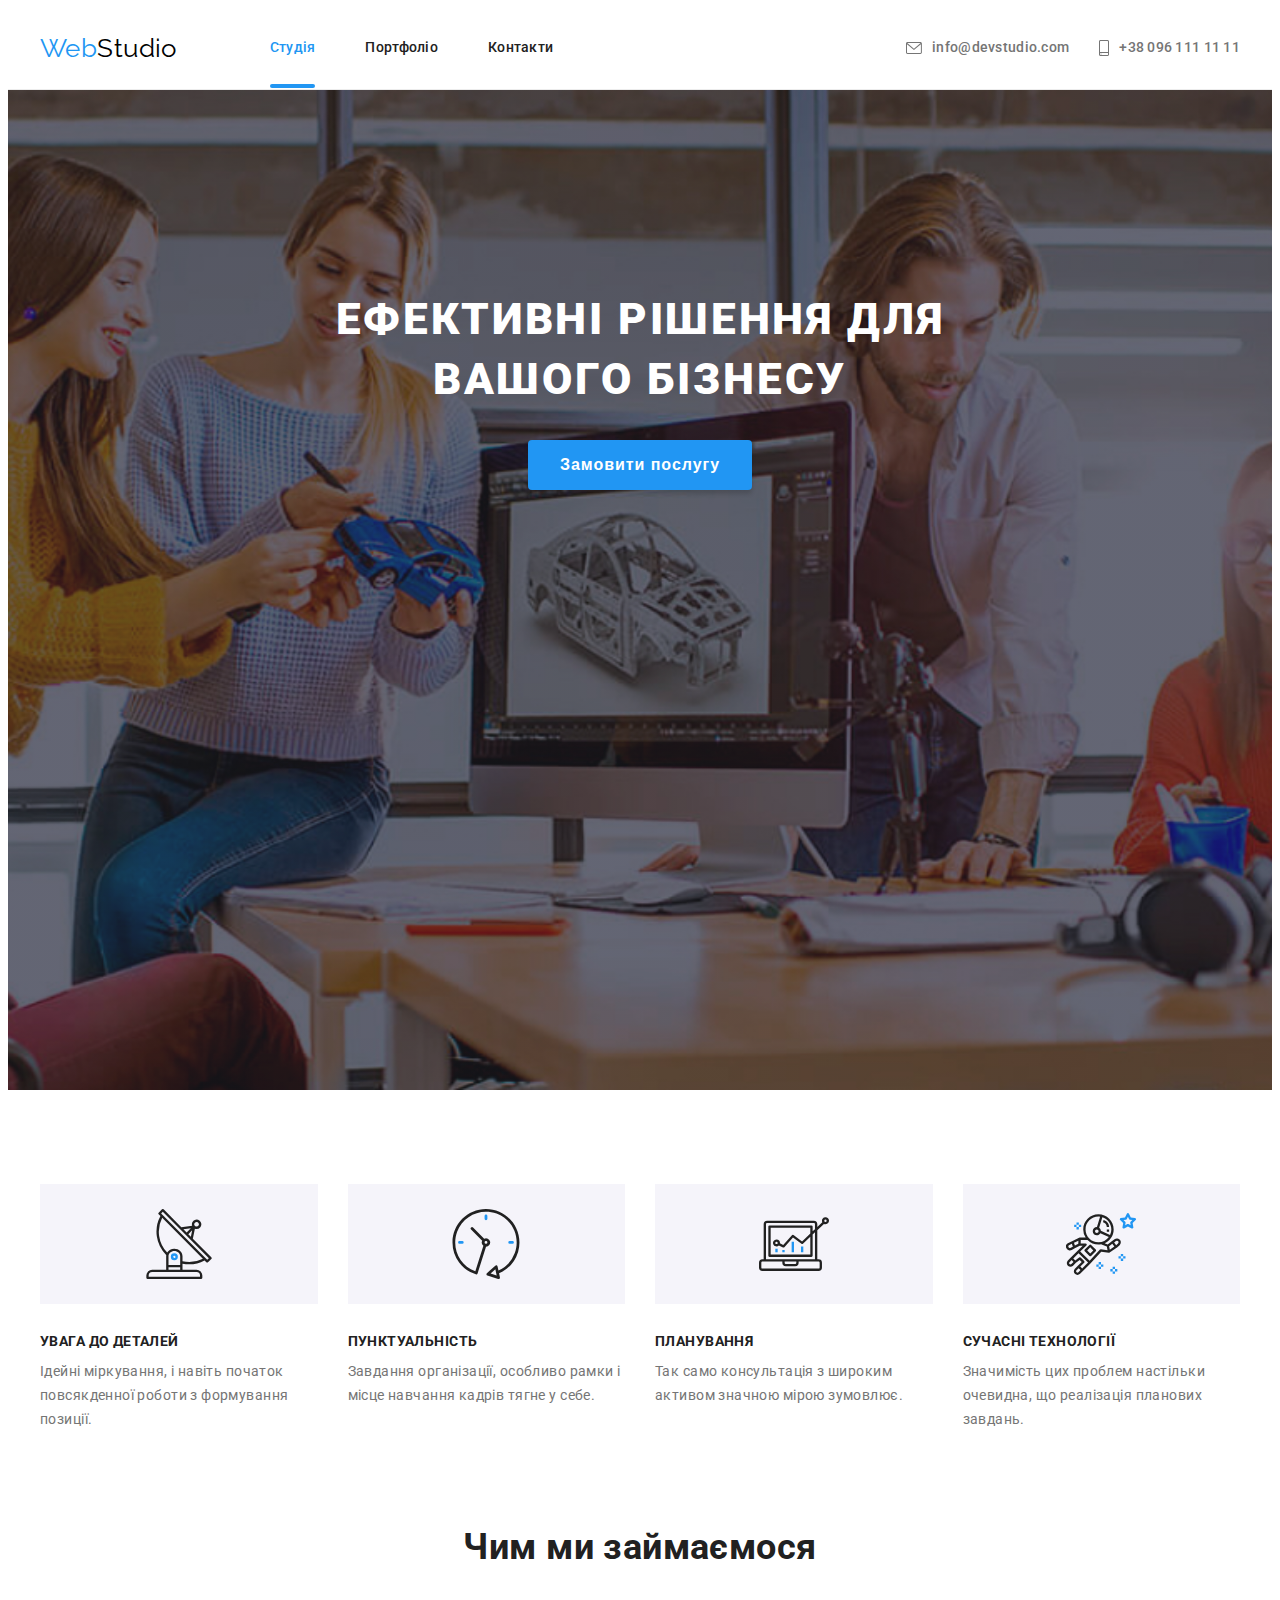
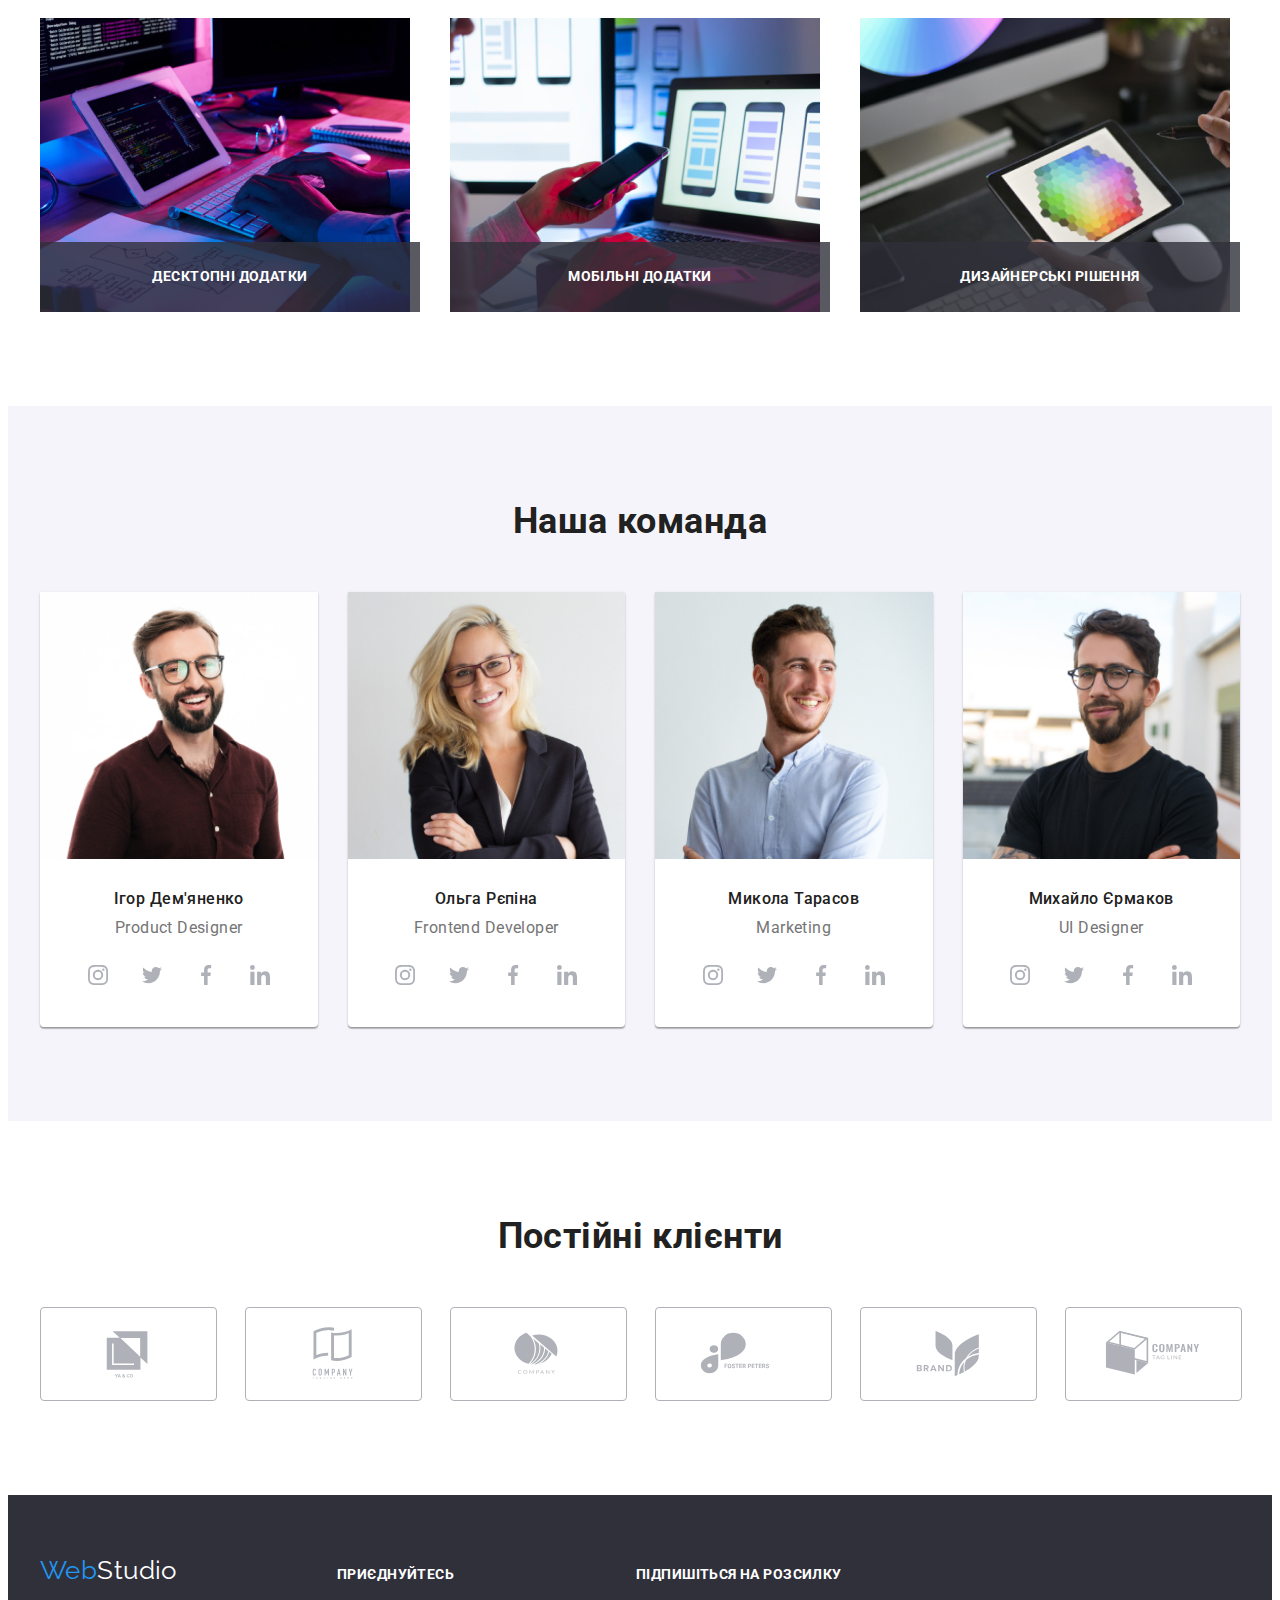
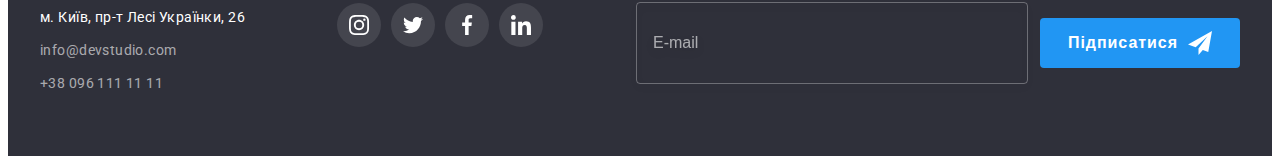
<file: index.html>
<!DOCTYPE html>
<html lang="uk">

<head>
  <meta charset="UTF-8" />
  <meta http-equiv="X-UA-Compatible" content="IE=edge" />
  <meta name="viewport" content="width=device-width, initial-scale=1.0" />
  <title>WebStudio</title>
  <!-- шрифты -->
  <link rel="preconnect" href="https://fonts.googleapis.com" />
  <link rel="preconnect" href="https://fonts.gstatic.com" crossorigin />
  <link href="https://fonts.googleapis.com/css2?family=Raleway:wght@700&display=swap" rel="stylesheet" />
  <link rel="preconnect" href="https://fonts.googleapis.com" />
  <link rel="preconnect" href="https://fonts.gstatic.com" crossorigin />
  <link href="https://fonts.googleapis.com/css2?family=Roboto:wght@400;500;700;900&display=swap" rel="stylesheet" />
  <!-- модерн-нормалайз -->
  <link rel="stylesheet" href="https://cdnjs.cloudflare.com/ajax/libs/modern-normalize/1.1.0/modern-normalize.min.css"
    integrity="sha512-wpPYUAdjBVSE4KJnH1VR1HeZfpl1ub8YT/NKx4PuQ5NmX2tKuGu6U/JRp5y+Y8XG2tV+wKQpNHVUX03MfMFn9Q=="
    crossorigin="anonymous" referrerpolicy="no-referrer" />
  <!-- custom-styles -->
  <link rel="stylesheet" href="./css/main.min.css">
</head>

<body>
  <!-- HEADER -->

  <header class="header">
    <div class="container">
      <nav class="header__nav">
        <a class="link header__logo" href="./index.html"><span class="header__logo-accent">Web</span>Studio</a>
        <ul class="list header__list">
          <li class="header__item">
            <a class="link header__link header__link--current" href="./index.html">Студія</a>
          </li>
          <li class="header__item">
            <a class="link header__link" href="./portfolio.html">Портфоліо</a>
          </li>
          <li class="header__item">
            <a class="link header__link" href="#footer">Контакти</a>
          </li>
        </ul>

        <ul class="list contact-list">
          <li class="header__item contact-list__item">
            <a class="link header__link contact-list__link" href="mailto:info@devstudio.com"><svg
                class="contact-list__icon" width="16" height="12">
                <use href="./images/icons.svg#envelope"></use>
              </svg>
              info@devstudio.com</a>
          </li>
          <li class="header__item contact-list__item">
            <a class="link header__link contact-list__link" href="tel:+380961111111"><svg class="contact-list__icon"
                width="10" height="16">
                <use href="./images/icons.svg#smartphone"></use>
              </svg>
              +38 096 111 11 11</a>
          </li>
        </ul>
        <button type="button" class="header__menu-btn js-open-menu" aria-expanded="false" aria-controls="mobile-menu">
          <svg width="40" height="40" aria-label="Переключатель мобильного мнею">
            <use class="header__icon-menu" href="./images/icons.svg#menu-btn"></use>
          </svg>
        </button>
      </nav>
    </div>
  </header>
  <main>
    <!-- HERO -->

    <section class="hero-section">
      <div class="container hero-section__container">
        <h1 class="hero-section__title">
          Ефективні рішення для вашого бізнесу
        </h1>
        <button class="hero-section__btn" type="button" data-modal-open>
          Замовити послугу
        </button>
      </div>
    </section>

    <!-- FEATURES -->

    <section class="section features-section">
      <div class="container">
        <h2 class="title visually-hidden">Особливості</h2>
        <ul class="list features-section__list">
          <li class="features-section__item">
            <div class="features-section__icon-container">
              <svg class="features-section__icon" width="70" height="70">
                <use href="./images/icons.svg#antenna"></use>
              </svg>
            </div>
            <h3 class="features-section__title">УВАГА ДО ДЕТАЛЕЙ</h3>
            <p class="features-section__text">
              Ідейні міркування, і навіть початок повсякденної роботи з
              формування позиції.
            </p>
          </li>
          <li class="features-section__item">
            <div class="features-section__icon-container">
              <svg class="features-section__icon" width="70" height="70">
                <use href="./images/icons.svg#clock"></use>
              </svg>
            </div>
            <h3 class="features-section__title">ПУНКТУАЛЬНІСТЬ</h3>
            <p class="features-section__text">
              Завдання організації, особливо рамки і місце навчання кадрів
              тягне у себе.
            </p>
          </li>
          <li class="features-section__item">
            <div class="features-section__icon-container">
              <svg class="features-section__icon" width="70" height="70">
                <use href="./images/icons.svg#diagram"></use>
              </svg>
            </div>
            <h3 class="features-section__title">ПЛАНУВАННЯ</h3>
            <p class="features-section__text">
              Так само консультація з широким активом значною мірою зумовлює.
            </p>
          </li>
          <li class="features-section__item">
            <div class="features-section__icon-container">
              <svg class="features-section__icon" width="70" height="70">
                <use href="./images/icons.svg#astronaut"></use>
              </svg>
            </div>
            <h3 class="features-section__title">СУЧАСНІ ТЕХНОЛОГІЇ</h3>
            <p class="features-section__text">
              Значимість цих проблем настільки очевидна, що реалізація
              планових завдань.
            </p>
          </li>
        </ul>
      </div>
    </section>

    <!-- WORK -->

    <section class="section work-section">
      <div class="container">
        <h2 class="title">Чим ми займаємося</h2>
        <ul class="list work-section__list">
          <li class="work-section__item">
            <div class="work-section__thumb">
              <img srcset="./images/x/imgtablet-370.jpg 1x, ./images/x/imgtablet-740.jpg 2x" src="./images/img.jpg"
                alt="Робота" width="370" height="294" />
              <p class="work-section__text">Десктопні додатки</p>
            </div>
          </li>
          <li class="work-section__item">
            <div class="work-section__thumb">
              <img srcset="
                      ./images/x/imgmobile-370.jpg 1x,
                      ./images/x/imgmobile-740.jpg 2x
                    " src="./images/img-1.jpg" alt="Ноутбук" width="370" height="294" />
              <p class="work-section__text">Мобільні додатки</p>
            </div>
          </li>
          <li class="work-section__item">
            <div class="work-section__thumb">
              <img srcset="
                      ./images/x/imgpalette-370.jpg 1x,
                      ./images/x/imgpalette-740.jpg 2x
                    " src="./images/img-2.jpg" alt="Планшет" width="370" height="294" />
              <p class="work-section__text">Дизайнерські рішення</p>
            </div>
          </li>
        </ul>
      </div>
    </section>

    <!-- TEAM -->

    <section class="section team-section">
      <div class="container">
        <h2 class="title">Наша команда</h2>
        <ul class="list team-section__list">
          <li class="team-section__item">
            <picture>
              <source srcset="./images/x/imgigor-lg-1x.jpg 1x,
                             ./images/x/imgigor-lg-2x.jpg 2x" media="(min-width: 1200px)" />
              <source srcset="./images/x/imgigor-md-1x.jpg 1x,
                             ./images/x/imgigor-md-2x.jpg 2x" media="(min-width: 768px)" />
              <source srcset="./images/x/imgigor-sm-1x.jpg 1x,
                            ./images/x/imgigor-sm-2x.jpg 2x" media="(max-width: 767px)" />
              <img class="team-section__img" src="./images/x/imgigor-sm-1x.jpg" alt="Фото Ігора" width="450"
                height="460" />
            </picture>
            <div class="team-section__group">
              <h3 class="team-section__title">Ігор Дем'яненко</h3>
              <p lang="en" class="team-section__text">Product Designer</p>
              <ul class="list team-section__icon-list">
                <li class="team-section__icon-item">
                  <a href="https://www.instagram.com/" class="team-section__icon-link link" target="_blank"
                    rel="noopener nofollow noreferrer" aria-label="Instagram">
                    <svg class="team-section__icon" width="20" height="20">
                      <use href="./images/icons.svg#instagram"></use>
                    </svg>
                  </a>
                </li>
                <li class="team-section__icon-item">
                  <a href="https://twitter.com/" class="team-section__icon-link link" target="_blank"
                    rel="noopener nofollow noreferrer" aria-label="Twitter">
                    <svg class="team-section__icon" width="20" height="20">
                      <use href="./images/icons.svg#twitter"></use>
                    </svg>
                  </a>
                </li>
                <li class="team-section__icon-item">
                  <a href="https://facebook.com/" class="team-section__icon-link link" target="_blank"
                    rel="noopener nofollow noreferrer" aria-label="Facebook">
                    <svg class="team-section__icon" width="20" height="20">
                      <use href="./images/icons.svg#facebook"></use>
                    </svg>
                  </a>
                </li>
                <li class="team-section__icon-item">
                  <a href="https://www.linkedin.com/" class="team-section__icon-link link" target="_blank"
                    rel="noopener nofollow noreferrer" aria-label="Linkedin">
                    <svg class="team-section__icon" width="20" height="20">
                      <use href="./images/icons.svg#linkedin"></use>
                    </svg>
                  </a>
                </li>
              </ul>
            </div>
          </li>
          <li class="team-section__item">
            <picture>
              <source srcset="
               ./images/x/imgolga-lg-1x.jpg 1x,
               ./images/x/imgolga-lg-2x.jpg 2x
            " media="(min-width: 1200px)" />
              <source srcset="
              ./images/x/imgolga-md-1x.jpg 1x,
              ./images/x/imgolga-md-2x.jpg 2x
            " media="(min-width: 768px)" />
              <source srcset="
                      ./images/x/imgolga-sm-1x.jpg 1x,
                      ./images/x/imgolga-sm-2x.jpg2x
                    " media="(max-width: 767px)" />
              <img class="team-section__img" src="./images/x/imgolga-sm-1x.jpg" alt="Фото Ольги" width="450"
                height="460" />
            </picture>
            <div class="team-section__group">
              <h3 class="team-section__title">Ольга Рєпіна</h3>
              <p lang="en" class="team-section__text">Frontend Developer</p>
              <ul class="list team-section__icon-list">
                <li class="team-section__icon-item">
                  <a href="https://www.instagram.com/" class="team-section__icon-link link" target="_blank"
                    rel="noopener nofollow noreferrer" aria-label="Instagram">
                    <svg class="team-section__icon" width="20" height="20">
                      <use href="./images/icons.svg#instagram"></use>
                    </svg>
                  </a>
                </li>
                <li class="team-section__icon-item">
                  <a href="https://twitter.com/" class="team-section__icon-link link" target="_blank"
                    rel="noopener nofollow noreferrer" aria-label="Twitter">
                    <svg class="team-section__icon" width="20" height="20">
                      <use href="./images/icons.svg#twitter"></use>
                    </svg>
                  </a>
                </li>
                <li class="team-section__icon-item">
                  <a href="https://facebook.com/" class="team-section__icon-link link" target="_blank"
                    rel="noopener nofollow noreferrer" aria-label="Facebook">
                    <svg class="team-section__icon" width="20" height="20">
                      <use href="./images/icons.svg#facebook"></use>
                    </svg>
                  </a>
                </li>
                <li class="team-section__icon-item">
                  <a href="https://www.linkedin.com/" class="team-section__icon-link link" target="_blank"
                    rel="noopener nofollow noreferrer" aria-label="Linkedin">
                    <svg class="team-section__icon" width="20" height="20">
                      <use href="./images/icons.svg#linkedin"></use>
                    </svg>
                  </a>
                </li>
              </ul>
            </div>
          </li>
          <li class="team-section__item">
            <picture>
              <source srcset="
                        ./images/x/imgmikola-lg-1x.jpg 1x,
                        ./images/x/imgmikola-lg-2x.jpg 2x
                      " media="(min-width: 1200px)" />
              <source srcset="
                       ./images/x/imgmikola-md-1x.jpg 1x,
                       ./images/x/imgmikola-md-2x.jpg 2x
                     " media="(min-width: 768px)" />
              <source srcset="
                      ./images/x/imgmikola-sm-1x.jpg 1x,
                      ./images/x/imgmikola-sm-2x.jpg 2x
                    " media="(max-width: 767px)" />
              <img class="team-section__img" src="./images/x/imgmikola-sm-1x.jpg" alt="Фото Миколи" width="450"
                height="460" />
            </picture>
            <div class="team-section__group">
              <h3 class="team-section__title">Микола Тарасов</h3>
              <p lang="en" class="team-section__text">Marketing</p>
              <ul class="list team-section__icon-list">
                <li class="team-section__icon-item">
                  <a href="https://www.instagram.com/" class="team-section__icon-link link" target="_blank"
                    rel="noopener nofollow noreferrer" aria-label="Instagram">
                    <svg class="team-section__icon" width="20" height="20">
                      <use href="./images/icons.svg#instagram"></use>
                    </svg>
                  </a>
                </li>
                <li class="team-section__icon-item">
                  <a href="https://twitter.com/" class="team-section__icon-link link" target="_blank"
                    rel="noopener nofollow noreferrer" aria-label="Twitter">
                    <svg class="team-section__icon" width="20" height="20">
                      <use href="./images/icons.svg#twitter"></use>
                    </svg>
                  </a>
                </li>
                <li class="team-section__icon-item">
                  <a href="https://facebook.com/" class="team-section__icon-link link" target="_blank"
                    rel="noopener nofollow noreferrer" aria-label="Facebook">
                    <svg class="team-section__icon" width="20" height="20">
                      <use href="./images/icons.svg#facebook"></use>
                    </svg>
                  </a>
                </li>
                <li class="team-section__icon-item">
                  <a href="https://www.linkedin.com/" class="team-section__icon-link link" target="_blank"
                    rel="noopener nofollow noreferrer" aria-label="Linkedin">
                    <svg class="team-section__icon" width="20" height="20">
                      <use href="./images/icons.svg#linkedin"></use>
                    </svg>
                  </a>
                </li>
              </ul>
            </div>
          </li>
          <li class="team-section__item">
            <picture>
              <source srcset="
                      ./images/x/imgmisha-lg-1x.jpg 1x,
                      ./images/x/imgmisha-lg-2x.jpg 2x
                    " media="(min-width: 1200px)" />
              <source srcset="
                      ./images/x/imgmisha-md-1x.jpg 1x,
                      ./images/x/imgmisha-md-2x.jpg 2x
                    " media="(min-width: 768px)" />
              <source srcset="
                      ./images/x/imgmisha-sm-1x.jpg 1x,
                      ./images/x/imgmisha-sm-2x.jpg 2x
                    " media="(max-width: 767px)" />
              <img class="team-section__img" src="./images/x/imgmisha-sm-1x.jpg" alt="Фото Михайла" width="450"
                height="460" />
            </picture>
            <div class="team-section__group">
              <h3 class="team-section__title">Михайло Єрмаков</h3>
              <p lang="en" class="team-section__text">UI Designer</p>
              <ul class="list team-section__icon-list">
                <li class="team-section__icon-item">
                  <a href="https://www.instagram.com/" class="team-section__icon-link link" target="_blank"
                    rel="noopener nofollow noreferrer" aria-label="Instagram">
                    <svg class="team-section__icon" width="20" height="20">
                      <use href="./images/icons.svg#instagram"></use>
                    </svg>
                  </a>
                </li>
                <li class="team-section__icon-item">
                  <a href="https://twitter.com/" class="team-section__icon-link link" target="_blank"
                    rel="noopener nofollow noreferrer" aria-label="Twitter">
                    <svg class="team-section__icon" width="20" height="20">
                      <use href="./images/icons.svg#twitter"></use>
                    </svg>
                  </a>
                </li>
                <li class="team-section__icon-item">
                  <a href="https://facebook.com/" class="team-section__icon-link link" target="_blank"
                    rel="noopener nofollow noreferrer" aria-label="Facebook">
                    <svg class="team-section__icon" width="20" height="20">
                      <use href="./images/icons.svg#facebook"></use>
                    </svg>
                  </a>
                </li>
                <li class="team-section__icon-item">
                  <a href="https://www.linkedin.com/" class="team-section__icon-link link" target="_blank"
                    rel="noopener nofollow noreferrer" aria-label="Linkedin">
                    <svg class="team-section__icon" width="20" height="20">
                      <use href="./images/icons.svg#linkedin"></use>
                    </svg>
                  </a>
                </li>
              </ul>
            </div>
          </li>
        </ul>
      </div>
    </section>

    <!-- CLIENTS -->

    <section class="section clients-section">
      <div class="container">
        <h2 class="title">Постійні клієнти</h2>
        <ul class="list clients-section__list">
          <li class="clients-section__item">
            <a href="#" class="link clients-section__link">
              <svg class="clients-icon" width="106" height="60">
                <use href="./images/icons.svg#logo-0"></use>
              </svg>
            </a>
          </li>
          <li class="clients-section__item">
            <a href="#" class="link clients-section__link">
              <svg class="clients-icon" width="106" height="60">
                <use href="./images/icons.svg#logo-1"></use>
              </svg>
            </a>
          </li>
          <li class="clients-section__item">
            <a href="#" class="link clients-section__link">
              <svg class="clients-icon" width="106" height="60">
                <use href="./images/icons.svg#logo-2"></use>
              </svg>
            </a>
          </li>
          <li class="clients-section__item">
            <a href="#" class="link clients-section__link">
              <svg class="clients-icon" width="106" height="60">
                <use href="./images/icons.svg#logo-3"></use>
              </svg>
            </a>
          </li>
          <li class="clients-section__item">
            <a href="#" class="link clients-section__link">
              <svg class="clients-icon" width="106" height="60">
                <use href="./images/icons.svg#logo-4"></use>
              </svg>
            </a>
          </li>
          <li class="clients-section__item">
            <a href="#" class="link clients-section__link">
              <svg class="clients-icon" width="106" height="60">
                <use href="./images/icons.svg#logo-5"></use>
              </svg>
            </a>
          </li>
        </ul>
      </div>
    </section>
  </main>

  <!-- FOOTER -->

  <footer class="footer" id="footer">
    <div class="container footer__group">
      <!-- ADDRESS -->

      <div class="footer__logo-group">
        <a class="link footer__logo" href="./index.html"><span class="header__logo-accent">Web</span>Studio</a>

        <address class="footer__address">
          <ul class="list">
            <li class="footer__list">
              <a class="link footer__link" href="https://goo.gl/maps/zaCFydHHxGfRo8Pb8" target="_blank"
                rel="noopener nofollow noreferrer">м. Київ, пр-т Лесі Українки, 26</a>
            </li>
            <li class="footer__list">
              <a class="link footer__link footer__link--grey" href="mailto:info@devstudio.com">info@devstudio.com</a>
            </li>
            <li class="footer__list">
              <a class="link footer__link footer__link--grey" href="tel:+380961111111">+38 096 111 11 11</a>
            </li>
          </ul>
        </address>
      </div>

      <!-- SOCAIL LINKS -->

      <div class="footer__social-links">
        <strong class="footer__social-text">приєднуйтесь</strong>
        <ul class="list footer__social-group">
          <li class="footer__social-item">
            <a href="https://www.instagram.com/" class="link footer__social-link" target="_blank"
              rel="noopener nofollow noreferrer">
              <svg class="footer__social-icon" width="20" height="20">
                <use href="./images/icons.svg#instagram"></use>
              </svg>
            </a>
          </li>
          <li class="footer__social-item">
            <a href="https://twitter.com/" class="link footer__social-link" target="_blank"
              rel="noopener nofollow noreferrer">
              <svg class="footer__social-icon" width="20" height="20">
                <use href="./images/icons.svg#twitter"></use>
              </svg>
            </a>
          </li>
          <li class="footer__social-item">
            <a href="https://facebook.com/" class="link footer__social-link" target="_blank"
              rel="noopener nofollow noreferrer">
              <svg class="footer__social-icon" width="20" height="20">
                <use href="./images/icons.svg#facebook"></use>
              </svg>
            </a>
          </li>
          <li class="footer__social-item">
            <a href="https://www.linkedin.com/" class="link footer__social-link" target="_blank"
              rel="noopener nofollow noreferrer">
              <svg class="footer__social-icon" width="20" height="20">
                <use href="./images/icons.svg#linkedin"></use>
              </svg>
            </a>
          </li>
        </ul>
      </div>

      <!-- FORM INPUT -->

      <div class="footer__form">
        <form class="form">
          <label for="footer-email" class="form__label">Підпишіться на розсилку</label>
          <div class="form__group">
            <input type="email" name="footer-email" id="footer-email" placeholder="E-mail" class="form__input" />
            <button class="form__btn" type="submit">
              Підписатися
              <svg class="form__btn-icon" width="24" height="24">
                <use href="./images/icons.svg#icon-send"></use>
              </svg>
            </button>
          </div>
        </form>
      </div>
    </div>
  </footer>

  <!-- MOBILE MENU -->

  <div class="header__menu-container js-menu-container" id="mobile-menu">
    <button type="button" class="header__menu-btn js-close-menu">
      <svg width="40" height="40">
        <use href="./images/icons.svg#close-menu"></use>
      </svg>
    </button>
    <div class="header__menu-group">
      <ul class="list header__menu-list">
        <li class="header__menu-item">
          <a class="link header__menu-link header__menu-link--current" href="./index.html">Студія</a>
        </li>
        <li class="header__menu-item">
          <a class="link header__menu-link" href="./portfolio.html">Портфоліо</a>
        </li>
        <li class="header__menu-item">
          <a class="link header__menu-link" href="">Контакти</a>
        </li>
      </ul>
      <div class="header__menu-group-element">
        <ul class="list header__menu-contact-group">
          <li class="header__menu-item">
            <a class="link header__menu-contact-link header__menu-contact-link--tel" href="tel:+380961111111">+38 096
              111 11 11</a>
          </li>
          <li class="header__menu-item">
            <a class="link header__menu-contact-link header__menu-contact-link--mail"
              href="mailto:info@devstudio.com">info@devstudio.com</a>
          </li>
        </ul>
        <ul class="list header__menu-socials-group">
          <li>
            <a class="link header__menu-socials-link" href="https://www.instagram.com/" target="_blank"
              rel="noopener nofollow noreferrer">Instagram</a>
          </li>
          <li>
            <a class="link header__menu-socials-link" href="https://twitter.com/" target="_blank"
              rel="noopener nofollow noreferrer">Twitter</a>
          </li>
          <li>
            <a class="link header__menu-socials-link" href="https://facebook.com/" target="_blank"
              rel="noopener nofollow noreferrer">Facebook</a>
          </li>
          <li>
            <a class="link header__menu-socials-link" href="https://www.linkedin.com/" target="_blank"
              rel="noopener nofollow noreferrer">LinkedIn</a>
          </li>
        </ul>
      </div>
    </div>
  </div>

  <!-- BACKDROP -->

  <div class="backdrop is-hidden" data-modal>
    <div class="modal">
      <button class="modal-btn" type="button" data-modal-close>
        <svg class="submit" width="18" height="18">
          <use href="./images/icons.svg#close"></use>
        </svg>
      </button>

      <form class="register-form" name="register-form">
        <strong class="register-form-title">Залиште свої дані, ми вам передзвонимо</strong>
        <div class="input-container">
          <label class="label">
            <span class="text">Ім'я</span>
            <input class="input-box" name="Username" placeholder=" " type="text" />
            <svg class="input-icon" width="12" height="12">
              <use href="./images/icons.svg#person-black"></use>
            </svg>
          </label>
        </div>
        <div class="input-container">
          <label class="label">
            <span class="text">Телефон</span>
            <input class="input-box" name="phone" placeholder=" " type="tel" />
            <svg class="input-icon" width="13" height="13">
              <use href="./images/icons.svg#phone-black"></use>
            </svg>
          </label>
        </div>
        <div class="input-container">
          <label class="label">
            <span class="text">Пошта</span>
            <input class="input-box" name="mail" placeholder=" " type="email" />
            <svg class="input-icon" width="15" height="12">
              <use href="./images/icons.svg#email-black"></use>
            </svg>
          </label>
        </div>
        <div class="input-container">
          <label class="label">
            <span class="text">Коментар</span>
            <textarea class="textarea" placeholder="Введіть текст" rows="5"></textarea>
          </label>
        </div>
        <div class="input-container">
          <label class="label-check text-check">
            <input class="checkbox visually-hidden" type="checkbox" name="check" />
            <svg class="icon-check" width="16" height="15">
              <use class="icon-checked" href="./images/icons.svg#icon-check"></use>
              <use class="icon-unchecked" href="./images/icons.svg#unchecked"></use>
            </svg>
            <span class="check-text">Погоджуюся з розсилкою та приймаю
              <a class="check-text-accent" href="">Умови договору</a></span>
          </label>
        </div>
        <div class="form-btn-box">
          <button class="modal-form-btn" type="submit">Відправити</button>
        </div>
      </form>
    </div>
  </div>

  <script src="./js/mobile-menu.js"></script>
  <script src="./js/modal.js"></script>
  <script src="https://ajax.googleapis.com/ajax/libs/jquery/3.3.1/jquery.min.js"></script>
  <script>
    $(document).ready(function () {
      // Add smooth scrolling to all links
      $("a").on("click", function (event) {
        // Make sure this.hash has a value before overriding default behavior
        if (this.hash !== "") {
          // Prevent default anchor click behavior
          event.preventDefault();

          // Store hash
          var hash = this.hash;

          // Using jQuery's animate() method to add smooth page scroll
          // The optional number (800) specifies the number of milliseconds it takes to scroll to the specified area
          $("html, body").animate(
            {
              scrollTop: $(hash).offset().top,
            },
            800,
            function () {
              // Add hash (#) to URL when done scrolling (default click behavior)
              window.location.hash = hash;
            }
          );
        } // End if
      });
    });
  </script>
</body>

</html>
</file>
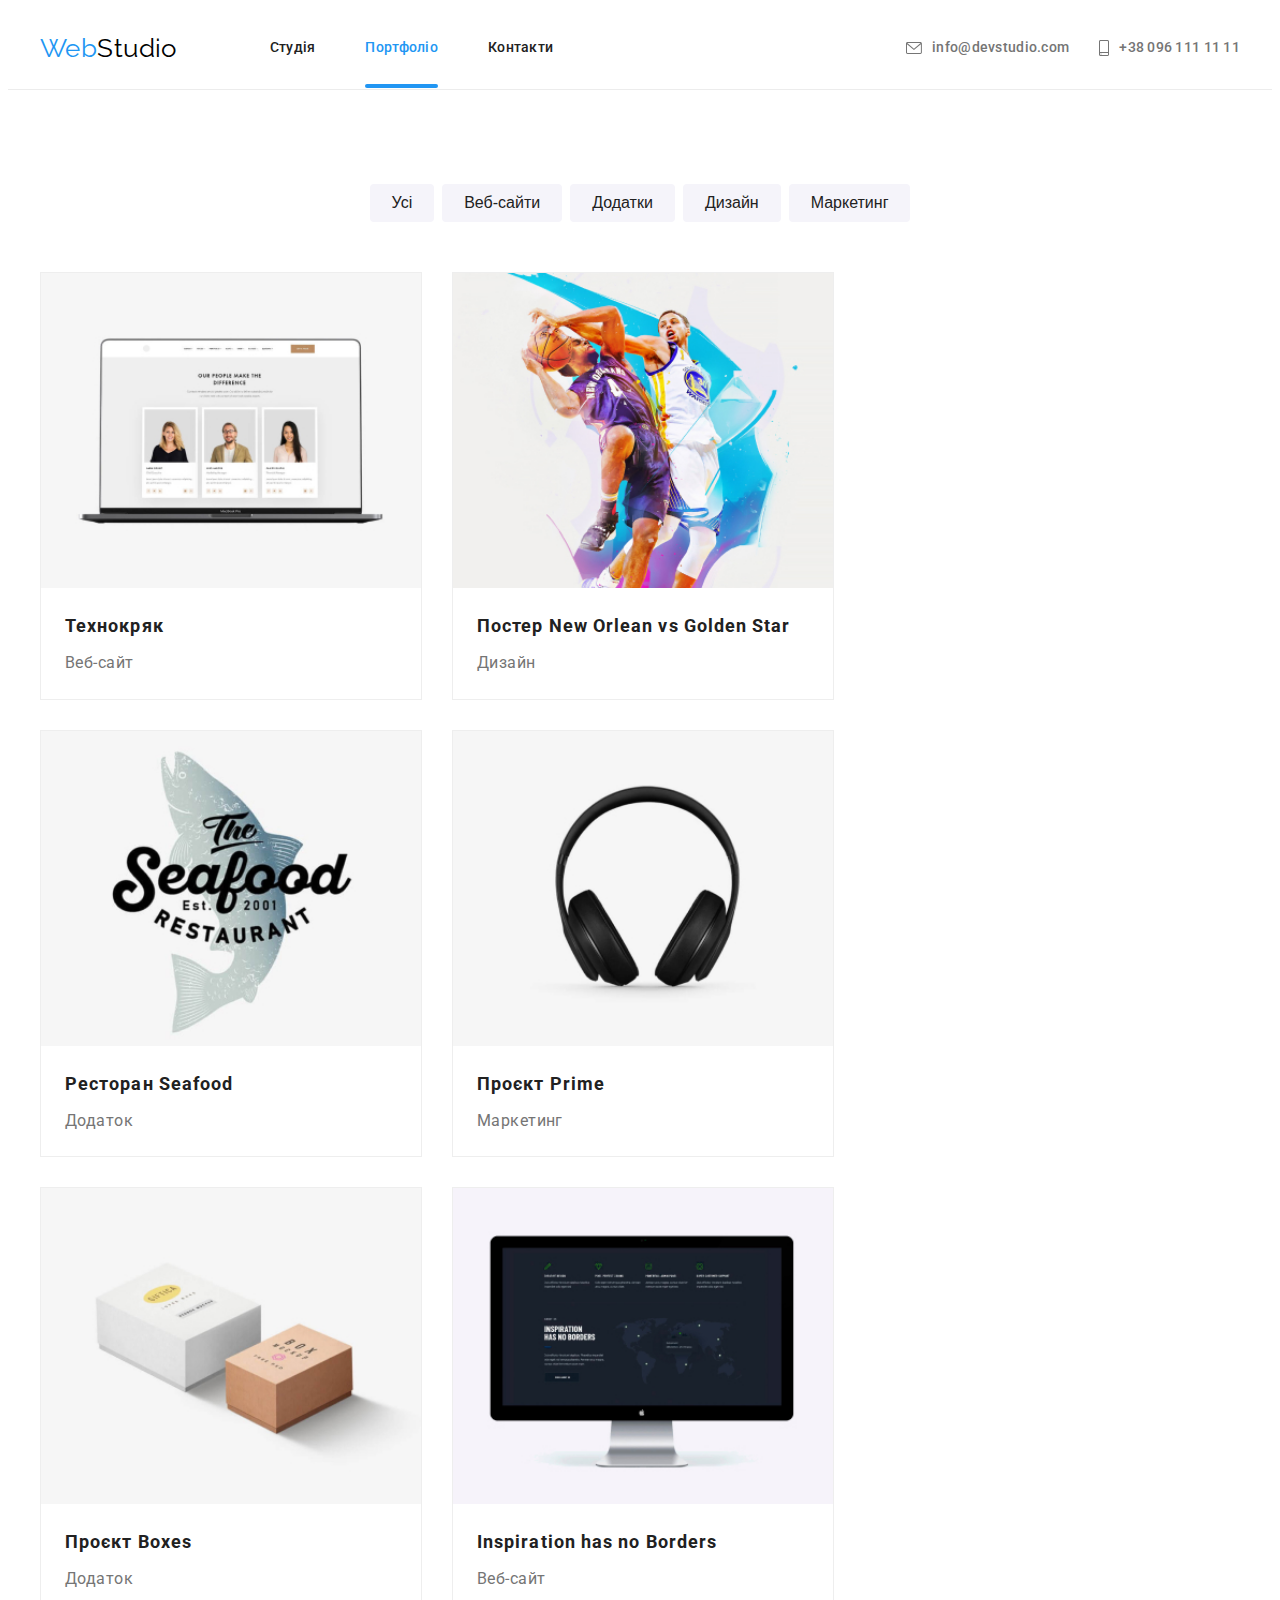
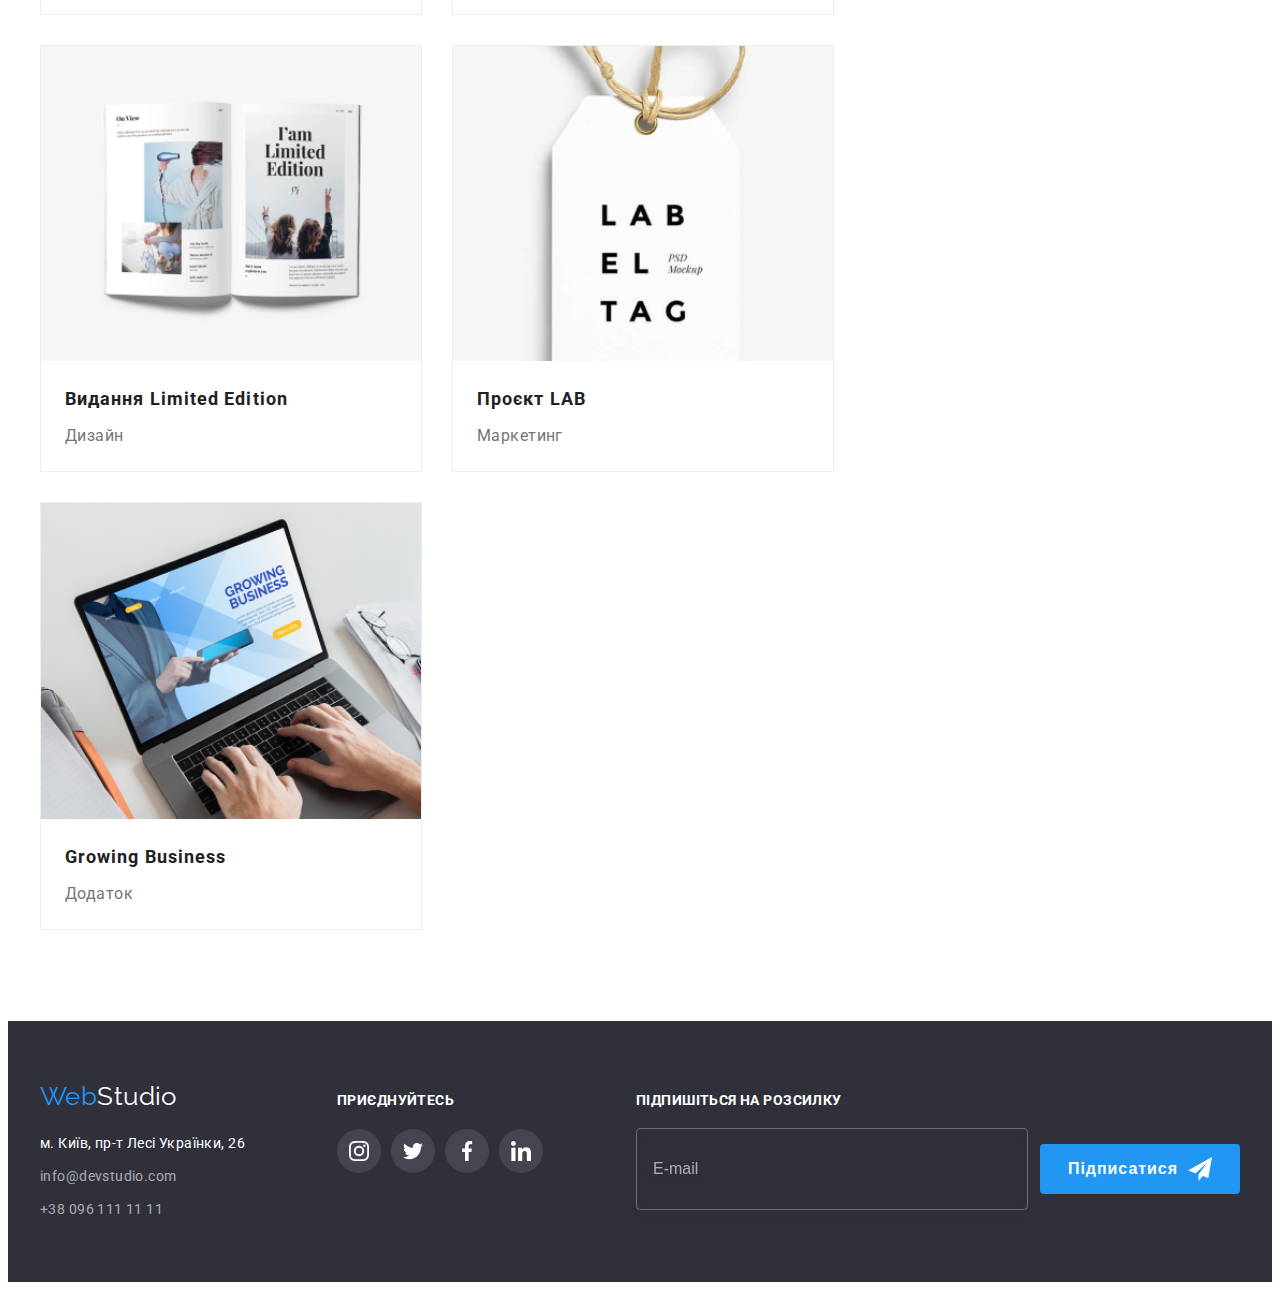
<file: portfolio.html>
<!DOCTYPE html>
<html lang="uk">

<head>
  <meta charset="UTF-8" />
  <meta http-equiv="X-UA-Compatible" content="IE=edge" />
  <meta name="viewport" content="width=device-width, initial-scale=1.0" />
  <title>WebStudio</title>
  <!-- шрифты -->
  <link rel="preconnect" href="https://fonts.googleapis.com" />
  <link rel="preconnect" href="https://fonts.gstatic.com" crossorigin />
  <link href="https://fonts.googleapis.com/css2?family=Raleway:wght@700&display=swap" rel="stylesheet" />
  <link rel="preconnect" href="https://fonts.googleapis.com" />
  <link rel="preconnect" href="https://fonts.gstatic.com" crossorigin />
  <link href="https://fonts.googleapis.com/css2?family=Roboto:wght@400;500;700;900&display=swap" rel="stylesheet" />
  <!-- модерн-нормалайз -->
  <link rel="stylesheet" href="https://cdnjs.cloudflare.com/ajax/libs/modern-normalize/1.1.0/modern-normalize.min.css"
    integrity="sha512-wpPYUAdjBVSE4KJnH1VR1HeZfpl1ub8YT/NKx4PuQ5NmX2tKuGu6U/JRp5y+Y8XG2tV+wKQpNHVUX03MfMFn9Q=="
    crossorigin="anonymous" referrerpolicy="no-referrer" />
  <!-- custom-styles -->
  <link rel="stylesheet" href="./css/main.min.css">
</head>

<!-- HEADER -->

<header class="header">
  <div class="container">
    <nav class="header__nav">
      <a class="link header__logo" href="./index.html"><span class="header__logo-accent">Web</span>Studio</a>
      <ul class="list header__list">
        <li class="header__item">
          <a class="link header__link" href="./index.html">Студія</a>
        </li>
        <li class="header__item">
          <a class="link header__link header__link--current" href="./portfolio.html">Портфоліо</a>
        </li>
        <li class="header__item">
          <a class="link header__link" href="#footer">Контакти</a>
        </li>
      </ul>

      <ul class="list contact-list">
        <li class="header__item contact-list__item">
          <a class="link header__link contact-list__link" href="mailto:info@devstudio.com"><svg
              class="contact-list__icon" width="16" height="12">
              <use href="./images/icons.svg#envelope"></use>
            </svg>
            info@devstudio.com</a>
        </li>
        <li class="header__item contact-list__item">
          <a class="link header__link contact-list__link" href="tel:+380961111111"><svg class="contact-list__icon"
              width="10" height="16">
              <use href="./images/icons.svg#smartphone"></use>
            </svg>
            +38 096 111 11 11</a>
        </li>
      </ul>
      <button type="button" class="header__menu-btn js-open-menu" aria-expanded="false" aria-controls="mobile-menu">
        <svg width="40" height="40" aria-label="Переключатель мобильного мнею">
          <use class="header__icon-menu" href="./images/icons.svg#menu-btn"></use>
        </svg>
      </button>
    </nav>
  </div>
</header>

<main>
  <!-- PORTFOLIO BUTTONS -->

  <section class="section portfolio-section">
    <div class="container">
      <h1 class="title visually-hidden">Портфоліо</h1>
      <ul class="list portfolio-section__list-btn">
        <li class="portfolio-section__item-btn">
          <button class="portfolio-section__btn" type="button">Усі</button>
        </li>
        <li class="portfolio-section__item-btn">
          <button class="portfolio-section__btn" type="button">
            Веб-сайти
          </button>
        </li>
        <li class="portfolio-section__item-btn">
          <button class="portfolio-section__btn" type="button">
            Додатки
          </button>
        </li>
        <li class="portfolio-section__item-btn">
          <button class="portfolio-section__btn" type="button">
            Дизайн
          </button>
        </li>
        <li class="portfolio-section__item-btn">
          <button class="portfolio-section__btn" type="button">
            Маркетинг
          </button>
        </li>
      </ul>

      <!-- PORTFOLIO LIST -->

      <ul class="list portfolio-section__list">
        <li class="portfolio-section__item">
          <a href="#" class="link">
            <div class="portfolio-section__thumb">
              <picture>
                <source srcset="
                        ./images/portfolio/img0-1x.jpg 1x,
                        ./images/portfolio/img0-2x.jpg 2x
                      " media="(max-width: 767px)" />
                <source srcset="
                        ./images/portfolio/img1m-1x.jpg 1x,
                        ./images/portfolio/img1m-2x.jpg 2x
                      " media="(min-width: 768px)" />
                <source srcset="
                        ./images/portfolio/img1l-1x.jpg 1x,
                        ./images/portfolio/img1l-2x.jpg 2x
                      " media="(min-width: 1200px)" />
                <img class="portfolio-section__img" src="./images/portfolio/img0-1x.jpg" alt="Технокряк вебсайт"
                  width="450" height="294" />
              </picture>
              <div class="portfolio-section__overlay">
                <p class="portfolio-section__overlay-desc">
                  Ресурс пропонує комплексні пропозиції з різним рівнем
                  функціоналу та сервісів. Все це дозволить відвідувачу
                  отримати вичерпні відомості про компанію чи приватну
                  особу.
                </p>
              </div>
            </div>
            <div class="portfolio-section__group">
              <h2 class="portfolio-section__title">Технокряк</h2>
              <p class="portfolio-section__text">Веб-сайт</p>
            </div>
          </a>
        </li>
        <li class="portfolio-section__item">
          <a href="#" class="link">
            <div class="portfolio-section__thumb">
              <picture>
                <source srcset="
                        ./images/portfolio/img1-1x.jpg 1x,
                        ./images/portfolio/img1-2x.jpg 2x
                      " media="(max-width: 767px)" />
                <source srcset="
                        ./images/portfolio/img2m-1x.jpg 1x,
                        ./images/portfolio/img2m-2x.jpg 2x
                      " media="(min-width: 768px)" />
                <source srcset="
                        ./images/portfolio/img2l-1x.jpg 1x,
                        ./images/portfolio/img2l-2x.jpg 2x
                      " media="(min-width: 1200px)" />
                <img class="portfolio-section__img" src="./images/portfolio/img1-1x.jpg" alt="Постер баскетбол"
                  width="450" height="294" />
              </picture>
              <div class="portfolio-section__overlay">
                <div class="portfolio-section__overlay"></div>
                <p class="portfolio-section__overlay-desc">
                  Ресурс пропонує комплексні пропозиції з різним рівнем
                  функціоналу та сервісів. Все це дозволить відвідувачу
                  отримати вичерпні відомості про компанію чи приватну
                  особу.
                </p>
              </div>
            </div>
            <div class="portfolio-section__group">
              <h2 class="portfolio-section__title">
                Постер <span lang="en">New Orlean vs Golden Star</span>
              </h2>
              <p class="portfolio-section__text">Дизайн</p>
            </div>
          </a>
        </li>
        <li class="portfolio-section__item">
          <a href="#" class="link">
            <div class="portfolio-section__thumb">
              <picture>
                <source srcset="
                    ./images/portfolio/img2-1x.jpg 1x,
                    ./images/portfolio/img2-2x.jpg 2x
                      " media="(max-width: 767px)" />
                <source srcset="
                    ./images/portfolio/img3m-1x.jpg 1x,
                    ./images/portfolio/img3m-2x.jpg 2x
                      " media="(min-width: 768px)" />
                <source srcset="
                    ./images/portfolio/img3l-1x.jpg 1x,
                    ./images/portfolio/img3l-2x.jpg 2x
                      " media="(min-width: 1200px)" />
                <img class="portfolio-section__img" src="./images/portfolio/img2-1x.jpg" alt="Лого ресторана"
                  width="450" height="294" />
              </picture>
              <div class="portfolio-section__overlay">
                <p class="portfolio-section__overlay-desc">
                  Ресурс пропонує комплексні пропозиції з різним рівнем
                  функціоналу та сервісів. Все це дозволить відвідувачу
                  отримати вичерпні відомості про компанію чи приватну
                  особу.
                </p>
              </div>
            </div>
            <div class="portfolio-section__group">
              <h2 class="portfolio-section__title">
                Ресторан <span lang="en">Seafood</span>
              </h2>
              <p class="portfolio-section__text">Додаток</p>
            </div>
          </a>
        </li>
        <li class="portfolio-section__item">
          <a href="#" class="link">
            <div class="portfolio-section__thumb">
              <picture>
                <source srcset="
                        ./images/portfolio/img3-1x.jpg 1x,
                        ./images/portfolio/img3-2x.jpg 2x
                      " media="(max-width: 767px)" />
                <source srcset="
                        ./images/portfolio/img4m-1x.jpg 1x,
                        ./images/portfolio/img4m-2x.jpg 2x
                      " media="(min-width: 768px)" />
                <source srcset="
                        ./images/portfolio/img4l-1x.jpg 1x,
                        ./images/portfolio/img4l-2x.jpg 2x
                      " media="(min-width: 1200px)" />
                <img class="portfolio-section__img" src="./images/portfolio/img3-1x.jpg" alt="Навушники" width="450"
                  height="294" />
              </picture>
              <div class="portfolio-section__overlay">
                <p class="portfolio-section__overlay-desc">
                  Ресурс пропонує комплексні пропозиції з різним рівнем
                  функціоналу та сервісів. Все це дозволить відвідувачу
                  отримати вичерпні відомості про компанію чи приватну
                  особу.
                </p>
              </div>
            </div>
            <div class="portfolio-section__group">
              <h2 class="portfolio-section__title">
                Проєкт <span lang="en">Prime</span>
              </h2>
              <p class="portfolio-section__text">Маркетинг</p>
            </div>
          </a>
        </li>
        <li class="portfolio-section__item">
          <a href="#" class="link">
            <div class="portfolio-section__thumb">
              <picture>
                <source srcset="
                        ./images/portfolio/img4-1x.jpg 1x,
                        ./images/portfolio/img4-2x.jpg 2x
                      " media="(max-width: 767px)" />
                <source srcset="
                        ./images/portfolio/img5m-1x.jpg 1x,
                        ./images/portfolio/img5m-2x.jpg 2x
                      " media="(min-width: 768px)" />
                <source srcset="
                        ./images/portfolio/img5l-1x.jpg 1x,
                        ./images/portfolio/img5l-2x.jpg 2x
                      " media="(min-width: 1200px)" />
                <img class="portfolio-section__img" src="./images/portfolio/img4-1x.jpg" alt="Проект коробки"
                  width="450" height="294" />
              </picture>
              <div class="portfolio-section__overlay">
                <p class="portfolio-section__overlay-desc">
                  Ресурс пропонує комплексні пропозиції з різним рівнем
                  функціоналу та сервісів. Все це дозволить відвідувачу
                  отримати вичерпні відомості про компанію чи приватну
                  особу.
                </p>
              </div>
            </div>
            <div class="portfolio-section__group">
              <h2 class="portfolio-section__title">
                Проєкт <span lang="en">Boxes</span>
              </h2>
              <p class="portfolio-section__text">Додаток</p>
            </div>
          </a>
        </li>
        <li class="portfolio-section__item">
          <a href="#" class="link">
            <div class="portfolio-section__thumb">
              <picture>
                <source srcset="
                        ./images/portfolio/img5-1x.jpg 1x,
                        ./images/portfolio/img5-2x.jpg 2x
                      " media="(max-width: 767px)" />
                <source srcset="
                        ./images/portfolio/img6m-1x.jpg 1x,
                        ./images/portfolio/img6m-2x.jpg 2x
                      " media="(min-width: 768px)" />
                <source srcset="
                        ./images/portfolio/img6l-1x.jpg 1x,
                        ./images/portfolio/img6l-2x.jpg 2x
                      " media="(min-width: 1200px)" />
                <img class="portfolio-section__img" src="./images/portfolio/img5-1x.jpg" alt="Вебсайт на маке"
                  width="450" height="294" />
              </picture>
              <div class="portfolio-section__overlay">
                <p class="portfolio-section__overlay-desc">
                  Ресурс пропонує комплексні пропозиції з різним рівнем
                  функціоналу та сервісів. Все це дозволить відвідувачу
                  отримати вичерпні відомості про компанію чи приватну
                  особу.
                </p>
              </div>
            </div>
            <div class="portfolio-section__group">
              <h2 lang="en" class="portfolio-section__title">
                Inspiration has no Borders
              </h2>
              <p class="portfolio-section__text">Веб-сайт</p>
            </div>
          </a>
        </li>
        <li class="portfolio-section__item">
          <a href="#" class="link">
            <div class="portfolio-section__thumb">
              <picture>
                <source srcset="
                        ./images/portfolio/img6-1x.jpg 1x,
                        ./images/portfolio/img6-2x.jpg 2x
                      " media="(max-width: 767px)" />
                <source srcset="
                        ./images/portfolio/img7m-1x.jpg 1x,
                        ./images/portfolio/img7m-2x.jpg 2x
                      " media="(min-width: 768px)" />
                <source srcset="
                        ./images/portfolio/img7l-1x.jpg 1x,
                        ./images/portfolio/img7l-2x.jpg 2x
                      " media="(min-width: 1200px)" />
                <img class="portfolio-section__img" src="./images/portfolio/img6-1x.jpg" alt="Книга" width="450"
                  height="294" />
              </picture>
              <div class="portfolio-section__overlay">
                <p class="portfolio-section__overlay-desc">
                  Ресурс пропонує комплексні пропозиції з різним рівнем
                  функціоналу та сервісів. Все це дозволить відвідувачу
                  отримати вичерпні відомості про компанію чи приватну
                  особу.
                </p>
              </div>
            </div>
            <div class="portfolio-section__group">
              <h2 class="portfolio-section__title">
                Видання <span lang="en">Limited Edition</span>
              </h2>
              <p class="portfolio-section__text">Дизайн</p>
            </div>
          </a>
        </li>
        <li class="portfolio-section__item">
          <a href="#" class="link">
            <div class="portfolio-section__thumb">
              <picture>
                <source srcset="
                        ./images/portfolio/img7-1x.jpg 1x,
                        ./images/portfolio/img7-2x.jpg 2x
                      " media="(max-width: 767px)" />
                <source srcset="
                        ./images/portfolio/img8m-1x.jpg 1x,
                        ./images/portfolio/img8m-2x.jpg 2x
                      " media="(min-width: 768px)" />
                <source srcset="
                        ./images/portfolio/img8l-1x.jpg 1x,
                        ./images/portfolio/img8l-2x.jpg 2x
                      " media="(min-width: 1200px)" />
                <img class="portfolio-section__img" src="./images/portfolio/img7-1x.jpg" alt="Брелок" width="450"
                  height="294" />
              </picture>
              <div class="portfolio-section__overlay">
                <p class="portfolio-section__overlay-desc">
                  Ресурс пропонує комплексні пропозиції з різним рівнем
                  функціоналу та сервісів. Все це дозволить відвідувачу
                  отримати вичерпні відомості про компанію чи приватну
                  особу.
                </p>
              </div>
            </div>
            <div class="portfolio-section__group">
              <h2 class="portfolio-section__title">
                Проєкт <span lang="en">LAB</span>
              </h2>
              <p class="portfolio-section__text">Маркетинг</p>
            </div>
          </a>
        </li>
        <li class="portfolio-section__item">
          <a href="#" class="link">
            <div class="portfolio-section__thumb">
              <picture>
                <source srcset="
                        ./images/portfolio/img8-1x.jpg 1x,
                        ./images/portfolio/img8-2x.jpg 2x
                      " media="(max-width: 767px)" />
                <source srcset="
                        ./images/portfolio/img9m-1x.jpg 1x,
                        ./images/portfolio/img9m-2x.jpg 2x
                      " media="(min-width: 768px)" />
                <source srcset="
                        ./images/portfolio/img9l-1x.jpg 1x,
                        ./images/portfolio/img9l-2x.jpg 2x
                      " media="(min-width: 1200px)" />
                <img class="portfolio-section__img" src="./images/portfolio/img8-1x.jpg" alt="Додаток на ноутбуці"
                  width="450" height="294" />
              </picture>
              <div class="portfolio-section__overlay">
                <p class="portfolio-section__overlay-desc">
                  Ресурс пропонує комплексні пропозиції з різним рівнем
                  функціоналу та сервісів. Все це дозволить відвідувачу
                  отримати вичерпні відомості про компанію чи приватну
                  особу.
                </p>
              </div>
            </div>
            <div class="portfolio-section__group">
              <h2 lang="en" class="portfolio-section__title">
                Growing Business
              </h2>
              <p class="portfolio-section__text">Додаток</p>
            </div>
          </a>
        </li>
      </ul>
    </div>
  </section>
</main>

<!-- footer -->

<footer class="footer" id="footer">
  <div class="container footer__group">
    <!-- ADDRESS -->

    <div class="footer__logo-group">
      <a class="link footer__logo" href="./index.html"><span class="header__logo-accent">Web</span>Studio</a>

      <address class="footer__address">
        <ul class="list">
          <li class="footer__list">
            <a class="link footer__link" href="https://goo.gl/maps/zaCFydHHxGfRo8Pb8" target="_blank"
              rel="noopener nofollow noreferrer">м. Київ, пр-т Лесі Українки, 26</a>
          </li>
          <li class="footer__list">
            <a class="link footer__link footer__link--grey" href="mailto:info@devstudio.com">info@devstudio.com</a>
          </li>
          <li class="footer__list">
            <a class="link footer__link footer__link--grey" href="tel:+380961111111">+38 096 111 11 11</a>
          </li>
        </ul>
      </address>
    </div>

    <!-- SOCAIL LINKS -->

    <div class="footer__social-links">
      <strong class="footer__social-text">приєднуйтесь</strong>
      <ul class="list footer__social-group">
        <li class="footer__social-item">
          <a href="https://www.instagram.com/" class="link footer__social-link" target="_blank"
            rel="noopener nofollow noreferrer">
            <svg class="footer__social-icon" width="20" height="20">
              <use href="./images/icons.svg#instagram"></use>
            </svg>
          </a>
        </li>
        <li class="footer__social-item">
          <a href="https://twitter.com/" class="link footer__social-link" target="_blank"
            rel="noopener nofollow noreferrer">
            <svg class="footer__social-icon" width="20" height="20">
              <use href="./images/icons.svg#twitter"></use>
            </svg>
          </a>
        </li>
        <li class="footer__social-item">
          <a href="https://facebook.com/" class="link footer__social-link" target="_blank"
            rel="noopener nofollow noreferrer">
            <svg class="footer__social-icon" width="20" height="20">
              <use href="./images/icons.svg#facebook"></use>
            </svg>
          </a>
        </li>
        <li class="footer__social-item">
          <a href="https://www.linkedin.com/" class="link footer__social-link" target="_blank"
            rel="noopener nofollow noreferrer">
            <svg class="footer__social-icon" width="20" height="20">
              <use href="./images/icons.svg#linkedin"></use>
            </svg>
          </a>
        </li>
      </ul>
    </div>

    <!-- FORM INPUT -->

    <div class="footer__form">
      <form class="form">
        <label for="footer-email" class="form__label">Підпишіться на розсилку</label>
        <div class="form__group">
          <input type="email" name="footer-email" id="footer-email" placeholder="E-mail" class="form__input" />
          <button class="form__btn" type="submit">
            Підписатися
            <svg class="form__btn-icon" width="24" height="24">
              <use href="./images/icons.svg#icon-send"></use>
            </svg>
          </button>
        </div>
      </form>
    </div>
  </div>
</footer>

<!-- MOBILE MENU -->

<div class="header__menu-container js-menu-container" id="mobile-menu">
  <button type="button" class="header__menu-btn js-close-menu">
    <svg width="40" height="40">
      <use href="./images/icons.svg#close-menu"></use>
    </svg>
  </button>
  <div class="header__menu-group">
    <ul class="list header__menu-list">
      <li class="header__menu-item">
        <a class="link header__menu-link header__menu-link--current" href="./index.html">Студія</a>
      </li>
      <li class="header__menu-item">
        <a class="link header__menu-link" href="./portfolio.html">Портфоліо</a>
      </li>
      <li class="header__menu-item">
        <a class="link header__menu-link" href="">Контакти</a>
      </li>
    </ul>
    <div class="header__menu-group-element">
      <ul class="list header__menu-contact-group">
        <li class="header__menu-item">
          <a class="link header__menu-contact-link" href="tel:+380961111111">+38 096 111 11 11</a>
        </li>
        <li class="header__menu-item">
          <a class="link header__menu-contact-link header__menu-contact-link--mail"
            href="mailto:info@devstudio.com">info@devstudio.com</a>
        </li>
      </ul>
      <ul class="list header__menu-socials-group">
        <li>
          <a class="link header__menu-socials-link" href="https://www.instagram.com/" target="_blank"
            rel="noopener nofollow noreferrer">Instagram</a>
        </li>
        <li>
          <a class="link header__menu-socials-link" href="https://twitter.com/" target="_blank"
            rel="noopener nofollow noreferrer">Twitter</a>
        </li>
        <li>
          <a class="link header__menu-socials-link" href="https://facebook.com/" target="_blank"
            rel="noopener nofollow noreferrer">Facebook</a>
        </li>
        <li>
          <a class="link header__menu-socials-link" href="https://www.linkedin.com/" target="_blank"
            rel="noopener nofollow noreferrer">LinkedIn</a>
        </li>
      </ul>
    </div>
  </div>
</div>

<script src="./js/mobile-menu.js"></script>
<script src="./js/modal.js"></script>
<script src="https://ajax.googleapis.com/ajax/libs/jquery/3.3.1/jquery.min.js"></script>
<script>
  $(document).ready(function () {
    // Add smooth scrolling to all links
    $("a").on("click", function (event) {
      // Make sure this.hash has a value before overriding default behavior
      if (this.hash !== "") {
        // Prevent default anchor click behavior
        event.preventDefault();

        // Store hash
        var hash = this.hash;

        // Using jQuery's animate() method to add smooth page scroll
        // The optional number (800) specifies the number of milliseconds it takes to scroll to the specified area
        $("html, body").animate(
          {
            scrollTop: $(hash).offset().top,
          },
          800,
          function () {
            // Add hash (#) to URL when done scrolling (default click behavior)
            window.location.hash = hash;
          }
        );
      } // End if
    });
  });
</script>
</body>

</html>
</file>
<file: css/main.min.css>
body{font-family:Roboto,sans-serif;font-size:14px;letter-spacing:.03em;color:#212121;background-color:#fff}h1,h2,h3,h4,h5,h6,p{margin:0}.list{list-style:none;margin:0;padding:0}.link{text-decoration:none;color:inherit}img{display:block;max-width:100%;height:auto}.visually-hidden{position:absolute;width:1px;height:1px;margin:-1px;border:0;padding:0;white-space:nowrap;-webkit-clip-path:inset(100%);clip-path:inset(100%);clip:rect(0 0 0 0);overflow:hidden}.container{margin-right:auto;margin-left:auto;padding:0 15px}@media screen and (min-width: 480px){.container{width:480px}}@media screen and (min-width: 768px){.container{width:768px}}@media screen and (min-width: 1200px){.container{width:1200px}}.section{padding-top:60px;padding-bottom:60px}@media screen and (min-width: 1200px){.section{padding-top:94px;padding-bottom:94px}}.title{margin-bottom:50px;font-size:36px;line-height:1.17;text-align:center}.backdrop.is-hidden{visibility:hidden;opacity:0}.backdrop{position:fixed;top:0;left:0;width:100%;height:100%;background-color:rgba(0,0,0,.2)}.modal{padding:40px;position:absolute;top:50%;left:50%;-webkit-transform:translate(-50%, -50%);transform:translate(-50%, -50%);background-color:#fff;-webkit-box-shadow:0px 1px 3px rgba(0,0,0,.12),0px 1px 1px rgba(0,0,0,.14),0px 2px 1px rgba(0,0,0,.2);box-shadow:0px 1px 3px rgba(0,0,0,.12),0px 1px 1px rgba(0,0,0,.14),0px 2px 1px rgba(0,0,0,.2);border-radius:4px;width:528px;height:581px}@media screen and (min-width: 320px)and (max-width: 479px){.modal{width:100%;height:auto}}@media screen and (max-width: 1199px){.modal{max-width:450px;height:609px}}.modal-btn{padding:0;position:absolute;top:8px;right:8px;display:-webkit-box;display:-ms-flexbox;display:flex;-webkit-box-align:center;-ms-flex-align:center;align-items:center;-webkit-box-pack:center;-ms-flex-pack:center;justify-content:center;width:30px;height:30px;border:1px solid rgba(0,0,0,.1);border-radius:50%;background-color:#fff;cursor:pointer;-webkit-transition:fill 250ms cubic-bezier(0.4, 0, 0.2, 1);transition:fill 250ms cubic-bezier(0.4, 0, 0.2, 1)}.modal-btn:hover,.modal-btn:focus{fill:#2196f3}.register-form-title{display:block;margin-bottom:12px;font-size:20px;line-height:1.15;text-align:center;letter-spacing:.03em;color:#212121}.input-container{margin-bottom:10px;position:relative}.input-container:nth-child(5){margin-bottom:20px}.input-container:nth-child(6){margin-bottom:30px}.input-icon{position:absolute;top:65%;left:5%;-webkit-transform:translate(-50%, -50%);transform:translate(-50%, -50%);-webkit-transition:fill 250ms cubic-bezier(0.4, 0, 0.2, 1);transition:fill 250ms cubic-bezier(0.4, 0, 0.2, 1)}.input-icon:hover{cursor:pointer}.input-box{width:100%;height:40px;padding-left:42px;border:1px solid rgba(33,33,33,.2);border-radius:4px;cursor:pointer;-webkit-transition:border 250ms cubic-bezier(0.4, 0, 0.2, 1);transition:border 250ms cubic-bezier(0.4, 0, 0.2, 1)}.input-box:focus{outline:rgba(0,0,0,0);border:1px solid #2196f3}.input-box:focus+.input-icon{fill:#2196f3}textarea{resize:none}.textarea{display:block;width:100%;height:120px;padding:12px 16px;outline:rgba(0,0,0,0);border:1px solid rgba(33,33,33,.2);border-radius:4px;-webkit-transition:border 250ms cubic-bezier(0.4, 0, 0.2, 1);transition:border 250ms cubic-bezier(0.4, 0, 0.2, 1)}.textarea:focus{border:1px solid #2196f3}.icon-checked{opacity:0;-webkit-transition:opacity 250ms cubic-bezier(0.4, 0, 0.2, 1);transition:opacity 250ms cubic-bezier(0.4, 0, 0.2, 1)}.checkbox:checked+.icon-check .icon-checked{opacity:1}.icon-unchecked{-webkit-transition:opacity 250ms cubic-bezier(0.4, 0, 0.2, 1);transition:opacity 250ms cubic-bezier(0.4, 0, 0.2, 1)}.checkbox:checked+.icon-check .icon-unchecked{opacity:0}.text-check{display:-webkit-box;display:-ms-flexbox;display:flex;-webkit-box-align:center;-ms-flex-align:center;align-items:center;-webkit-box-pack:center;-ms-flex-pack:center;justify-content:center;gap:7px}.check-text{color:#757575}@media screen and (max-width: 1199px){.check-text{font-size:12px}}.check-text-accent{color:#2196f3}@media screen and (max-width: 1199px){.check-text-accent{font-size:12px}}.text{display:block;margin-bottom:4px;font-size:12px;line-height:1.1666666667;color:#757575}.form-btn-box{display:-webkit-box;display:-ms-flexbox;display:flex;-webkit-box-pack:center;-ms-flex-pack:center;justify-content:center}.modal-form-btn{padding:10px 52px;-webkit-box-shadow:0px 4px 4px rgba(0,0,0,.15);box-shadow:0px 4px 4px rgba(0,0,0,.15);border-radius:4px;border:0;background-color:#2196f3;color:#fff;font-weight:700;font-size:16px;line-height:1.875;letter-spacing:.06em;cursor:pointer}.modal-form-btn:hover,.modal-form-btn:focus{background-color:#188ce8}.header__menu-container{position:fixed;top:0;left:0;width:100vw;height:100vh;padding:48px 83px 48px 40px;background-color:#fff;-webkit-box-shadow:0px 4px 8px rgba(0,0,0,.04),0px 2px 4px rgba(0,0,0,.08),0px 1px 3px rgba(0,0,0,.16);box-shadow:0px 4px 8px rgba(0,0,0,.04),0px 2px 4px rgba(0,0,0,.08),0px 1px 3px rgba(0,0,0,.16);-webkit-transform:translateX(100%);transform:translateX(100%);-webkit-transition:-webkit-transform 250ms cubic-bezier(0.4, 0, 0.2, 1);transition:-webkit-transform 250ms cubic-bezier(0.4, 0, 0.2, 1);transition:transform 250ms cubic-bezier(0.4, 0, 0.2, 1);transition:transform 250ms cubic-bezier(0.4, 0, 0.2, 1), -webkit-transform 250ms cubic-bezier(0.4, 0, 0.2, 1)}.header__menu-container.is-open{-webkit-transform:translateX(0);transform:translateX(0)}.header__menu-container .header__menu-btn{position:absolute;top:10px;right:15px}.header__menu-group{min-width:320px;height:100%;display:-webkit-box;display:-ms-flexbox;display:flex;-webkit-box-orient:vertical;-webkit-box-direction:normal;-ms-flex-direction:column;flex-direction:column;-webkit-box-pack:justify;-ms-flex-pack:justify;justify-content:space-between}.header__menu-item:not(:last-child){margin-bottom:32px}.header__menu-link{display:block;font-weight:500;font-size:40px;line-height:1.17;letter-spacing:.02em;color:#212121;-webkit-transition:color 250ms cubic-bezier(0.4, 0, 0.2, 1);transition:color 250ms cubic-bezier(0.4, 0, 0.2, 1)}.header__menu-link:hover,.header__menu-link:focus{color:#2196f3}.header__menu-link--current{color:#2196f3}.header__menu-contact-group{margin-bottom:64px}.header__menu-contact-link{font-weight:500;font-size:31px;line-height:1.17;letter-spacing:.02em;color:#757575;-webkit-transition:color 250ms cubic-bezier(0.4, 0, 0.2, 1);transition:color 250ms cubic-bezier(0.4, 0, 0.2, 1)}.header__menu-contact-link:hover,.header__menu-contact-link:focus{color:#2196f3}@media screen and (min-width: 338px){.header__menu-contact-link{font-size:34px}}.header__menu-contact-link--mail{font-size:24px;line-height:1.16}.header__menu-contact-link--tel{color:#2196f3}.header__menu-socials-group{display:-webkit-box;display:-ms-flexbox;display:flex;-ms-flex-wrap:wrap;flex-wrap:wrap;gap:20px}.header__menu-socials-link{font-weight:500;font-size:18px;line-height:1.22;letter-spacing:.02em;color:#2196f3}.header{border-bottom:1px solid #ececec}.header__nav{display:-webkit-box;display:-ms-flexbox;display:flex}@media screen and (max-width: 767px){.header__nav{-webkit-box-pack:justify;-ms-flex-pack:justify;justify-content:space-between;-webkit-box-align:center;-ms-flex-align:center;align-items:center}}.header__logo{display:block;padding-top:16px;padding-bottom:16px;margin-right:93px;font-family:Raleway,sans-serif;font-size:26px;line-height:1.19;color:#000}@media screen and (min-width: 768px)and (max-width: 1199px){.header__logo{margin-right:87px;font-size:24px;line-height:1.16}}@media screen and (min-width: 768px){.header__logo{padding-top:25px;padding-bottom:25px}}.header__logo-accent{color:#2196f3}.header__list{display:-webkit-box;display:-ms-flexbox;display:flex;gap:50px}@media screen and (max-width: 767px){.header__list{display:none}}.header__link{display:block;padding-top:32px;padding-bottom:32px;font-weight:500;line-height:1.14;letter-spacing:.02em;-webkit-transition:color 250ms cubic-bezier(0.4, 0, 0.2, 1);transition:color 250ms cubic-bezier(0.4, 0, 0.2, 1)}.header__link:hover,.header__link:focus{color:#2196f3}.header__link--current{position:relative;color:#2196f3}.header__link--current::after{position:absolute;bottom:0;left:0;display:inline-block;content:"";width:100%;height:4px;background-color:#2196f3;border-radius:2px}.contact-list{display:-webkit-box;display:-ms-flexbox;display:flex;margin-left:auto;gap:30px}@media screen and (max-width: 767px){.contact-list{display:none}}@media screen and (min-width: 768px)and (max-width: 1199px){.contact-list{-webkit-box-orient:vertical;-webkit-box-direction:normal;-ms-flex-direction:column;flex-direction:column;gap:10px;padding:21px 0;margin-left:96px}}.contact-list__link{display:-webkit-box;display:-ms-flexbox;display:flex;-webkit-box-align:center;-ms-flex-align:center;align-items:center;gap:10px;color:#757575;fill:currentColor}@media screen and (min-width: 768px)and (max-width: 1199px){.contact-list__link{padding:0;font-size:12px;line-height:1.16}}.header__menu-btn{margin:0;padding:0;border:none;display:-webkit-box;display:-ms-flexbox;display:flex;-webkit-box-align:center;-ms-flex-align:center;align-items:center;-webkit-box-pack:center;-ms-flex-pack:center;justify-content:center;fill:currentColor;color:#212121;background-color:rgba(0,0,0,0);-webkit-transition:color 250ms cubic-bezier(0.4, 0, 0.2, 1);transition:color 250ms cubic-bezier(0.4, 0, 0.2, 1)}.header__menu-btn:hover,.header__menu-btn:focus{color:#2196f3}@media screen and (min-width: 768px){.header__menu-btn{display:none}}.hero-section{max-width:1600px;margin:0 auto;padding-top:118px;padding-bottom:118px;background-image:-webkit-gradient(linear, left top, left bottom, from(rgba(47, 48, 58, 0.4)), to(rgba(47, 48, 58, 0.4))),url(../images/x/imgbg-sm-1x.jpg);background-image:linear-gradient(rgba(47, 48, 58, 0.4), rgba(47, 48, 58, 0.4)),url(../images/x/imgbg-sm-1x.jpg);background-position:center;background-size:cover;background-color:#2f303a}@media screen and (min-device-pixel-ratio: 2),screen and (-webkit-min-device-pixel-ratio: 2),screen and (min-resolution: 192dpi),screen and (min-resolution: 2dppx){.hero-section{background-image:-webkit-gradient(linear, left top, left bottom, from(rgba(47, 48, 58, 0.4)), to(rgba(47, 48, 58, 0.4))),url(../images/x/imgbg-sm-2x.jpg);background-image:linear-gradient(rgba(47, 48, 58, 0.4), rgba(47, 48, 58, 0.4)),url(../images/x/imgbg-sm-2x.jpg)}}@media screen and (min-width: 768px)and (max-width: 1199px){.hero-section{background-image:-webkit-gradient(linear, left top, left bottom, from(rgba(47, 48, 58, 0.4)), to(rgba(47, 48, 58, 0.4))),url(../images/x/imgbg-md-1x.jpg);background-image:linear-gradient(rgba(47, 48, 58, 0.4), rgba(47, 48, 58, 0.4)),url(../images/x/imgbg-md-1x.jpg)}}@media screen and (min-width: 768px)and (max-width: 1199px)and (min-device-pixel-ratio: 2),screen and (min-width: 768px)and (max-width: 1199px)and (-webkit-min-device-pixel-ratio: 2),screen and (min-width: 768px)and (max-width: 1199px)and (min-resolution: 192dpi),screen and (min-width: 768px)and (max-width: 1199px)and (min-resolution: 2dppx){.hero-section{background-image:-webkit-gradient(linear, left top, left bottom, from(rgba(47, 48, 58, 0.4)), to(rgba(47, 48, 58, 0.4))),url(../images/x/imgbg-md-2x.jpg);background-image:linear-gradient(rgba(47, 48, 58, 0.4), rgba(47, 48, 58, 0.4)),url(../images/x/imgbg-md-2x.jpg)}}@media screen and (min-width: 1200px){.hero-section{min-height:600px;padding:200px 0;background-image:-webkit-gradient(linear, left top, left bottom, from(rgba(47, 48, 58, 0.4)), to(rgba(47, 48, 58, 0.4))),url(../images/x/Imgbg-lg-1x.jpg);background-image:linear-gradient(rgba(47, 48, 58, 0.4), rgba(47, 48, 58, 0.4)),url(../images/x/Imgbg-lg-1x.jpg)}}@media screen and (min-width: 1200px)and (min-device-pixel-ratio: 2),screen and (min-width: 1200px)and (-webkit-min-device-pixel-ratio: 2),screen and (min-width: 1200px)and (min-resolution: 192dpi),screen and (min-width: 1200px)and (min-resolution: 2dppx){.hero-section{background-image:-webkit-gradient(linear, left top, left bottom, from(rgba(47, 48, 58, 0.4)), to(rgba(47, 48, 58, 0.4))),url(../images/x/Imgbg-lg-2x.jpg);background-image:linear-gradient(rgba(47, 48, 58, 0.4), rgba(47, 48, 58, 0.4)),url(../images/x/Imgbg-lg-2x.jpg)}}.hero-section__container{max-width:390px;text-align:center}@media screen and (min-width: 1200px){.hero-section__container{max-width:696px}}.hero-section__title{margin-bottom:30px;font-weight:900;font-size:44px;line-height:1.36;letter-spacing:.06em;text-transform:uppercase;color:#fff}@media screen and (max-width: 1199px){.hero-section__title{font-size:26px;line-height:1.61}}.hero-section__btn{padding:10px 32px;font-weight:700;font-size:16px;line-height:1.88;letter-spacing:.06em;color:#fff;background-color:#2196f3;-webkit-box-shadow:0px 4px 4px rgba(0,0,0,.15);box-shadow:0px 4px 4px rgba(0,0,0,.15);border-radius:4px;border:none;cursor:pointer;-webkit-transition:color 250ms cubic-bezier(0.4, 0, 0.2, 1),background-color 250ms cubic-bezier(0.4, 0, 0.2, 1);transition:color 250ms cubic-bezier(0.4, 0, 0.2, 1),background-color 250ms cubic-bezier(0.4, 0, 0.2, 1)}.hero-section__btn:hover,.hero-section__btn:focus{color:#fff;background-color:#188ce8}@media screen and (min-width: 768px){.features-section__list{display:-webkit-box;display:-ms-flexbox;display:flex;-ms-flex-wrap:wrap;flex-wrap:wrap;gap:30px}}@media screen and (max-width: 767px){.features-section__item:not(:last-child){margin-bottom:30px}}@media screen and (min-width: 768px){.features-section__item{width:calc((100% - 30px)/2)}}@media screen and (min-width: 1200px){.features-section__item{width:calc((100% - 90px)/4)}}.features-section__icon-container{height:120px;display:-webkit-box;display:-ms-flexbox;display:flex;-webkit-box-pack:center;-ms-flex-pack:center;justify-content:center;-webkit-box-align:center;-ms-flex-align:center;align-items:center;background-color:#f5f4fa;margin-bottom:30px}.features-section__title{margin-bottom:10px;text-align:center;font-size:14px;line-height:1.14}@media screen and (min-width: 768px){.features-section__title{text-align:start}}.features-section__text{width:100%;line-height:1.71;color:#757575}.work-section{display:none;padding-top:0}@media screen and (min-width: 1200px){.work-section{display:block}}.work-section__list{display:-webkit-box;display:-ms-flexbox;display:flex;gap:30px}.work-section__item{width:calc((100% - 60px)/3)}.work-section__thumb{position:relative}.work-section__text{position:absolute;bottom:0;left:0;width:100%;height:70px;display:-webkit-box;display:-ms-flexbox;display:flex;-webkit-box-pack:center;-ms-flex-pack:center;justify-content:center;-webkit-box-align:center;-ms-flex-align:center;align-items:center;font-weight:700;line-height:1.14;text-transform:uppercase;color:#fff;background-color:rgba(47,48,58,.8)}.team-section{background-color:#f5f4fa}.team-section__list{display:block}@media screen and (min-width: 768px){.team-section__list{display:-webkit-box;display:-ms-flexbox;display:flex;-ms-flex-wrap:wrap;flex-wrap:wrap;gap:30px}}.team-section__item{width:100%;border-radius:0px 0px 4px 4px;-webkit-box-shadow:0px 1px 3px rgba(0,0,0,.12),0px 1px 1px rgba(0,0,0,.14),0px 2px 1px rgba(0,0,0,.2);box-shadow:0px 1px 3px rgba(0,0,0,.12),0px 1px 1px rgba(0,0,0,.14),0px 2px 1px rgba(0,0,0,.2);background-color:#fff}@media screen and (max-width: 767px){.team-section__item:not(:last-child){margin-bottom:30px}}@media screen and (min-width: 768px){.team-section__item{width:calc((100% - 30px)/2)}}@media screen and (min-width: 1200px){.team-section__item{width:calc((100% - 90px)/4)}}.team-section__group{padding-top:30px;padding-bottom:30px}.team-section__title{margin-bottom:10px;font-weight:500;font-size:16px;line-height:1.19;text-align:center}.team-section__text{font-size:16px;line-height:1.19;text-align:center;color:#757575}.team-section__icon-list{display:-webkit-box;display:-ms-flexbox;display:flex;-webkit-box-pack:center;-ms-flex-pack:center;justify-content:center;margin-top:16px;gap:10px}.team-section__icon-link{width:44px;height:44px;display:-webkit-box;display:-ms-flexbox;display:flex;-webkit-box-pack:center;-ms-flex-pack:center;justify-content:center;-webkit-box-align:center;-ms-flex-align:center;align-items:center;border-radius:50%;color:#afb1b8;fill:currentColor;-webkit-transition:color 250ms cubic-bezier(0.4, 0, 0.2, 1),background-color 250ms cubic-bezier(0.4, 0, 0.2, 1);transition:color 250ms cubic-bezier(0.4, 0, 0.2, 1),background-color 250ms cubic-bezier(0.4, 0, 0.2, 1)}.team-section__icon-link:hover,.team-section__icon-link:focus{color:#fff;background-color:#2196f3}.clients-section__list{display:-webkit-box;display:-ms-flexbox;display:flex;-ms-flex-wrap:wrap;flex-wrap:wrap;gap:30px}.clients-section__item{width:calc((100% - 30px)/2)}@media screen and (min-width: 768px){.clients-section__item{width:calc((100% - 60px)/3)}}@media screen and (min-width: 1200px){.clients-section__item{width:calc((100% - 150px)/6)}}.clients-section__link{width:100%;height:92px;display:-webkit-box;display:-ms-flexbox;display:flex;-webkit-box-pack:center;-ms-flex-pack:center;justify-content:center;-webkit-box-align:center;-ms-flex-align:center;align-items:center;border:1px solid #afb1b8;border-radius:4px;color:#afb1b8;fill:currentColor;-webkit-transition:color 250ms cubic-bezier(0.4, 0, 0.2, 1),border-color 250ms cubic-bezier(0.4, 0, 0.2, 1);transition:color 250ms cubic-bezier(0.4, 0, 0.2, 1),border-color 250ms cubic-bezier(0.4, 0, 0.2, 1)}.clients-section__link:hover,.clients-section__link:focus{color:#2196f3;border-color:#2196f3}.footer{padding:60px 0;background-color:#2f303a}@media screen and (max-width: 767px){.footer__group{display:-webkit-box;display:-ms-flexbox;display:flex;-webkit-box-orient:vertical;-webkit-box-direction:normal;-ms-flex-direction:column;flex-direction:column;-webkit-box-align:center;-ms-flex-align:center;align-items:center;gap:60px;text-align:center}}@media screen and (min-width: 768px)and (max-width: 1199px){.footer__group{display:-webkit-box;display:-ms-flexbox;display:flex;-ms-flex-wrap:wrap;flex-wrap:wrap;-webkit-box-pack:center;-ms-flex-pack:center;justify-content:center;text-align:center}}@media screen and (min-width: 1200px){.footer__group{display:-webkit-box;display:-ms-flexbox;display:flex;-webkit-box-align:baseline;-ms-flex-align:baseline;align-items:baseline}}.footer__logo-group{width:232px}@media screen and (min-width: 768px)and (max-width: 1199px){.footer__logo-group{margin-right:165px;margin-bottom:60px}}@media screen and (min-width: 1200px){.footer__logo-group{margin-right:70px}}.footer__logo{display:block;margin-bottom:20px;font-family:Raleway,sans-serif;font-size:26px;line-height:1.19;color:#fff}.footer__list:not(:last-child){margin-bottom:9px}.footer__link{font-style:normal;font-weight:400;font-size:14px;line-height:1.71;color:#fff;-webkit-transition:color 250ms cubic-bezier(0.4, 0, 0.2, 1);transition:color 250ms cubic-bezier(0.4, 0, 0.2, 1)}.footer__link:hover,.footer__link:focus{color:#2196f3}.footer__link--grey{color:rgba(255,255,255,.6)}.footer__social-links{width:206px;height:80px}@media screen and (min-width: 1200px){.footer__social-links{margin-right:93px}}.footer__social-text{display:block;margin-bottom:20px;line-height:1.14;text-transform:uppercase;color:#fff}.footer__social-group{display:-webkit-box;display:-ms-flexbox;display:flex;gap:10px}.footer__social-link{width:44px;height:44px;display:-webkit-box;display:-ms-flexbox;display:flex;-webkit-box-pack:center;-ms-flex-pack:center;justify-content:center;-webkit-box-align:center;-ms-flex-align:center;align-items:center;border-radius:50%;color:#fff;background-color:rgba(255,255,255,.1);fill:currentColor;-webkit-transition:background-color 250ms cubic-bezier(0.4, 0, 0.2, 1);transition:background-color 250ms cubic-bezier(0.4, 0, 0.2, 1)}.footer__social-link:hover,.footer__social-link:focus{background-color:#2196f3}@media screen and (max-width: 479px){.footer__form{width:100%}}.form__group{display:-webkit-box;display:-ms-flexbox;display:flex;-webkit-box-orient:vertical;-webkit-box-direction:normal;-ms-flex-direction:column;flex-direction:column;-webkit-box-align:center;-ms-flex-align:center;align-items:center;margin-top:20px;gap:20px}@media screen and (min-width: 1200px){.form__group{-webkit-box-orient:horizontal;-webkit-box-direction:normal;-ms-flex-direction:row;flex-direction:row;gap:12px}}.form__input{width:100%;height:50px;padding:15px 16px;font-size:16px;line-height:1.25;color:#fff;background-color:rgba(0,0,0,0);border:1px solid rgba(255,255,255,.3);-webkit-filter:drop-shadow(0px 4px 4px rgba(0, 0, 0, 0.15));filter:drop-shadow(0px 4px 4px rgba(0, 0, 0, 0.15));border-radius:4px;outline:none;-webkit-transition:border-color 250ms cubic-bezier(0.4, 0, 0.2, 1);transition:border-color 250ms cubic-bezier(0.4, 0, 0.2, 1)}.form__input::-webkit-input-placeholder{font-size:16px;line-height:1.25;color:rgba(255,255,255,.6)}.form__input::-moz-placeholder{font-size:16px;line-height:1.25;color:rgba(255,255,255,.6)}.form__input:-ms-input-placeholder{font-size:16px;line-height:1.25;color:rgba(255,255,255,.6)}.form__input::-ms-input-placeholder{font-size:16px;line-height:1.25;color:rgba(255,255,255,.6)}.form__input::placeholder{font-size:16px;line-height:1.25;color:rgba(255,255,255,.6)}.form__input:focus-within{border-color:#2196f3}@media screen and (min-width: 480px){.form__input{width:450px}}@media screen and (min-width: 1200px){.form__input{width:358px}}.form__label{display:inline-block;font-weight:700;font-size:14px;line-height:1.1428571429;text-transform:uppercase;color:#fff}.form__btn{font-weight:700;font-size:16px;line-height:1.88;letter-spacing:.06em;display:-webkit-box;display:-ms-flexbox;display:flex;gap:10px;-webkit-box-pack:center;-ms-flex-pack:center;justify-content:center;-webkit-box-align:center;-ms-flex-align:center;align-items:center;width:200px;height:50px;background-color:#2196f3;-webkit-box-shadow:0px 4px 4px 0px 4px 4px rgba(0,0,0,.15);box-shadow:0px 4px 4px 0px 4px 4px rgba(0,0,0,.15);border:none;border-radius:4px;color:#fff;fill:currentColor;cursor:pointer;-webkit-transition:color 250ms cubic-bezier(0.4, 0, 0.2, 1),background-color 250ms cubic-bezier(0.4, 0, 0.2, 1);transition:color 250ms cubic-bezier(0.4, 0, 0.2, 1),background-color 250ms cubic-bezier(0.4, 0, 0.2, 1)}.form__btn:hover,.form__btn:focus{background-color:#188ce8;color:#fff}.portfolio-section{padding-bottom:91px}.portfolio-section__list-btn{display:-webkit-box;display:-ms-flexbox;display:flex;-ms-flex-wrap:wrap;flex-wrap:wrap;-webkit-box-pack:center;-ms-flex-pack:center;justify-content:center;margin-bottom:50px;gap:8px}@media screen and (min-width: 480px)and (max-width: 767px){.portfolio-section__list-btn{width:326px;row-gap:15px;-webkit-column-gap:8px;-moz-column-gap:8px;column-gap:8px;-webkit-box-pack:start;-ms-flex-pack:start;justify-content:start}}.portfolio-section__btn{padding:6px 22px;font-weight:500;font-size:16px;line-height:1.62;text-align:center;color:#212121;background-color:#f5f4fa;border-radius:4px;border:none;cursor:pointer;-webkit-transition:color 250ms cubic-bezier(0.4, 0, 0.2, 1),background-color 250ms cubic-bezier(0.4, 0, 0.2, 1),-webkit-box-shadow 250ms cubic-bezier(0.4, 0, 0.2, 1);transition:color 250ms cubic-bezier(0.4, 0, 0.2, 1),background-color 250ms cubic-bezier(0.4, 0, 0.2, 1),-webkit-box-shadow 250ms cubic-bezier(0.4, 0, 0.2, 1);transition:color 250ms cubic-bezier(0.4, 0, 0.2, 1),background-color 250ms cubic-bezier(0.4, 0, 0.2, 1),box-shadow 250ms cubic-bezier(0.4, 0, 0.2, 1);transition:color 250ms cubic-bezier(0.4, 0, 0.2, 1),background-color 250ms cubic-bezier(0.4, 0, 0.2, 1),box-shadow 250ms cubic-bezier(0.4, 0, 0.2, 1),-webkit-box-shadow 250ms cubic-bezier(0.4, 0, 0.2, 1)}.portfolio-section__btn:hover,.portfolio-section__btn:focus{color:#fff;background-color:#2196f3;-webkit-box-shadow:0px 3px 1px rgba(0,0,0,.1),0px 1px 2px rgba(0,0,0,.08),0px 2px 2px rgba(0,0,0,.12);box-shadow:0px 3px 1px rgba(0,0,0,.1),0px 1px 2px rgba(0,0,0,.08),0px 2px 2px rgba(0,0,0,.12)}.portfolio-section__list{display:-webkit-box;display:-ms-flexbox;display:flex;-ms-flex-wrap:wrap;flex-wrap:wrap;gap:30px}.portfolio-section__item{width:100%;border:1px solid #eee;-webkit-transition:-webkit-box-shadow 250ms cubic-bezier(0.4, 0, 0.2, 1);transition:-webkit-box-shadow 250ms cubic-bezier(0.4, 0, 0.2, 1);transition:box-shadow 250ms cubic-bezier(0.4, 0, 0.2, 1);transition:box-shadow 250ms cubic-bezier(0.4, 0, 0.2, 1), -webkit-box-shadow 250ms cubic-bezier(0.4, 0, 0.2, 1)}.portfolio-section__item:hover,.portfolio-section__item:focus{-webkit-box-shadow:0px 1px 1px rgba(0,0,0,.12),0px 4px 4px rgba(0,0,0,.06),1px 4px 6px rgba(0,0,0,.16);box-shadow:0px 1px 1px rgba(0,0,0,.12),0px 4px 4px rgba(0,0,0,.06),1px 4px 6px rgba(0,0,0,.16)}.portfolio-section__item .link{display:block;height:100%}.portfolio-section__item:hover .link{-webkit-box-shadow:0px 1px 1px rgba(0,0,0,.12),0px 4px 4px rgba(0,0,0,.06),1px 4px 6px rgba(0,0,0,.16);box-shadow:0px 1px 1px rgba(0,0,0,.12),0px 4px 4px rgba(0,0,0,.06),1px 4px 6px rgba(0,0,0,.16)}.portfolio-section__item:hover .portfolio-section__overlay,.portfolio-section__item:focus .portfolio-section__overlay{-webkit-transform:translateY(0);transform:translateY(0)}@media screen and (min-width: 768px){.portfolio-section__item{width:calc((100% - 30px)/2)}}@media screen and (min-width: 1200px){.portfolio-section__item{width:calc((100% - 60px)/3)}}.portfolio-section__group{padding:20px 24px}.portfolio-section__title{margin-bottom:4px;font-size:18px;line-height:2;letter-spacing:.06em}.portfolio-section__text{font-size:16px;line-height:1.88;color:#757575}.portfolio-section__thumb{position:relative;overflow:hidden}.portfolio-section__overlay{position:absolute;top:0;left:0;width:100%;height:100%;background-color:rgba(33,150,243,.9);-webkit-transform:translateY(101%);transform:translateY(101%);-webkit-transition:-webkit-transform 250ms cubic-bezier(0.4, 0, 0.2, 1);transition:-webkit-transform 250ms cubic-bezier(0.4, 0, 0.2, 1);transition:transform 250ms cubic-bezier(0.4, 0, 0.2, 1);transition:transform 250ms cubic-bezier(0.4, 0, 0.2, 1), -webkit-transform 250ms cubic-bezier(0.4, 0, 0.2, 1)}.portfolio-section__overlay-desc{position:absolute;top:50%;left:50%;-webkit-transform:translate(-50%, -50%);transform:translate(-50%, -50%);width:322px;height:168px;font-size:18px;line-height:1.56;color:#fff}/*# sourceMappingURL=main.min.css.map */
</file>
